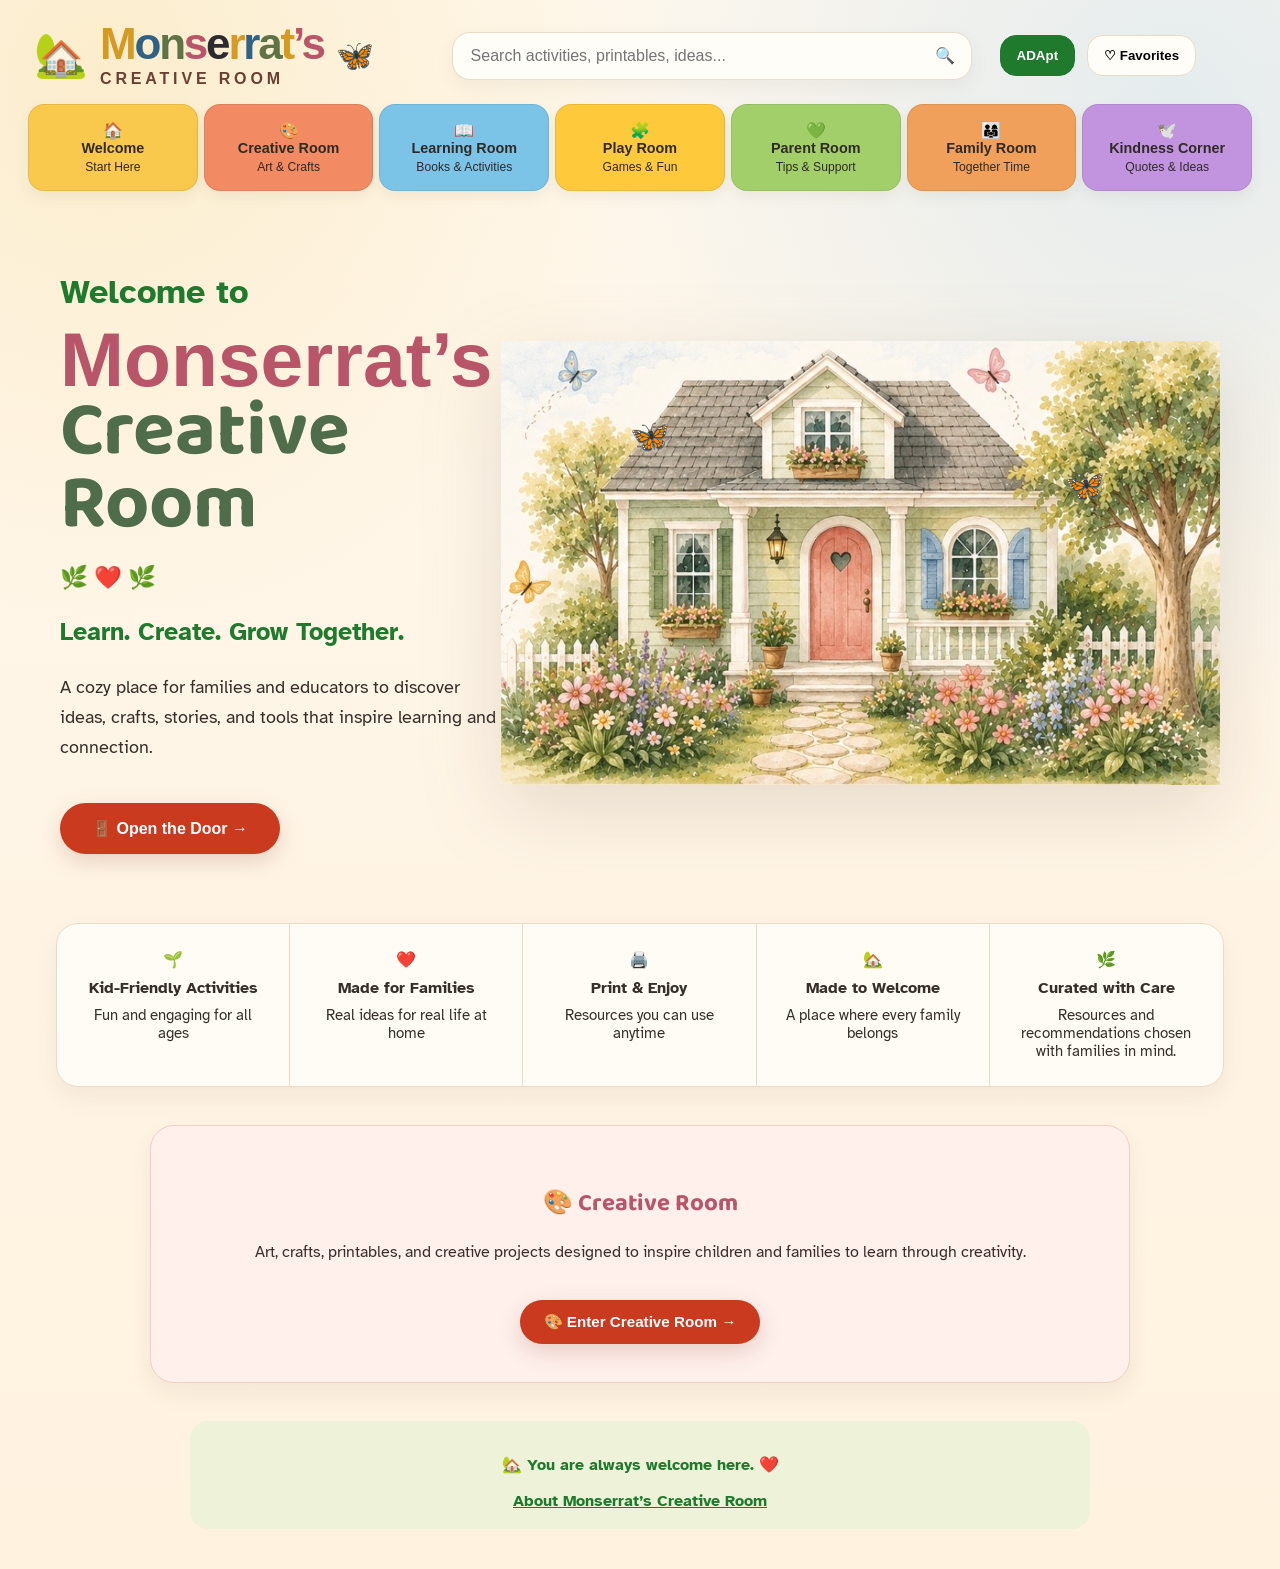
<file: index.html>
<!DOCTYPE html>
<html lang="en">
<head>
  <meta charset="UTF-8" />
  <meta name="viewport" content="width=device-width, initial-scale=1.0" />
  <title>Monserrat's Creative Room</title>
  <link rel="stylesheet" href="style.css" />
</head>
<body>
  <a href="#main-content" class="skip-link">Skip to main content</a>
  <header class="topbar">
    <a class="brand" href="index.html" aria-label="Monserrat's Creative Room home">
      <span class="brand-house" aria-hidden="true">🏡</span>
      <span class="brand-text">
        <span class="brand-name" aria-label="Monserrat’s">
          <span aria-hidden="true">M</span><span aria-hidden="true">o</span><span aria-hidden="true">n</span><span aria-hidden="true">s</span><span aria-hidden="true">e</span><span aria-hidden="true">r</span><span aria-hidden="true">r</span><span aria-hidden="true">a</span><span aria-hidden="true">t</span><span aria-hidden="true">’s</span>
        </span>
        <span class="brand-subtitle">Creative Room</span>
      </span>
      <span class="brand-butterfly" aria-hidden="true">🦋</span>
    </a>
    <label class="search-box">
      <span class="sr-only">Search activities, printables, and ideas</span>
      <input id="siteSearch" type="search" placeholder="Search activities, printables, ideas..." autocomplete="off" />
      <span aria-hidden="true">🔍</span>
    </label>
    <div class="top-actions">
      <button class="adapt-button" type="button" id="adaptOpen" aria-haspopup="dialog" aria-controls="adaptPanel" aria-expanded="false">ADApt</button>
      <button class="favorite-button" type="button" id="favoritesOpen" aria-haspopup="dialog" aria-controls="favoritesPanel" aria-expanded="false">♡ Favorites</button>
    </div>
  </header>
  <nav class="room-nav" aria-label="Main rooms">
    <a class="tab welcome" href="index.html" aria-current="page">🏠 <strong>Welcome</strong><span>Start Here</span></a>
    <a class="tab creative" href="creative-room.html">🎨 <strong>Creative Room</strong><span>Art & Crafts</span></a>
    <a class="tab learning" href="learning-room.html">📖 <strong>Learning Room</strong><span>Books & Activities</span></a>
    <a class="tab play" href="play-room.html">🧩 <strong>Play Room</strong><span>Games & Fun</span></a>
    <a class="tab parent" href="parent-room.html">💚 <strong>Parent Room</strong><span>Tips & Support</span></a>
    <a class="tab family" href="family-room.html">👨‍👩‍👧 <strong>Family Room</strong><span>Together Time</span></a>
    <a class="tab kindness" href="kindness-corner.html">🕊️ <strong>Kindness Corner</strong><span>Quotes & Ideas</span></a>
  </nav>
  <main class="hero" id="main-content">
    <section class="hero-copy">
      <p class="eyebrow">Welcome to</p>
      <h1><span>Monserrat’s</span><span>Creative Room</span></h1>
      <div class="divider" aria-hidden="true">🌿 ❤️ 🌿</div>
      <p class="motto">Learn. Create. Grow Together.</p>
      <p class="intro">A cozy place for families and educators to discover ideas, crafts, stories, and tools that inspire learning and connection.</p>
      <a class="door-button" href="creative-room.html">🚪 Open the Door →</a>
    </section>
    <section class="hero-art" aria-label="Watercolor cottage entrance">
      <span class="butterfly butterfly-one" aria-hidden="true">🦋</span>
      <span class="butterfly butterfly-two" aria-hidden="true">🦋</span>
      <img src="hero-cottage.jpg" alt="Watercolor cottage with a welcoming coral door, trees, flowers, and a garden path" />
    </section>
  </main>
  <section class="features" aria-label="MCR highlights">
    <article>🌱 <strong>Kid-Friendly Activities</strong><span>Fun and engaging for all ages</span></article>
    <article>❤️ <strong>Made for Families</strong><span>Real ideas for real life at home</span></article>
    <article>🖨️ <strong>Print & Enjoy</strong><span>Resources you can use anytime</span></article>
    <article>🏡 <strong>Made to Welcome</strong><span>A place where every family belongs</span></article>
    <article>🌿 <strong>Curated with Care</strong><span>Resources and recommendations chosen with families in mind.</span></article>
  </section>
  <section class="preview-room">
    <h2>🎨 Creative Room</h2>
    <p>Art, crafts, printables, and creative projects designed to inspire children and families to learn through creativity.</p>
    <a class="door-button small" href="creative-room.html">🎨 Enter Creative Room →</a>
  </section>
  <footer class="footer">
    <p>🏡 You are always welcome here. ❤️</p>
    <a href="about.html" style="color: inherit;">About Monserrat’s Creative Room</a>
  </footer>
  <aside class="adapt-panel" id="adaptPanel" aria-hidden="true" role="dialog" aria-modal="true" aria-labelledby="adaptTitle" tabindex="-1">
    <div class="adapt-card">
      <button class="close-adapt" id="adaptClose" type="button" aria-label="Close accessibility settings">×</button>
      <h2 id="adaptTitle">ADApt</h2>
      <p>Customize your experience.</p>
      <button type="button" data-setting="largeText" aria-pressed="false">Larger Text</button>
      <button type="button" data-setting="highContrast" aria-pressed="false">High Contrast</button>
      <button type="button" data-setting="reduceMotion" aria-pressed="false">Reduce Motion</button>
      <button type="button" data-setting="simpleFont" aria-pressed="false">Simple Font</button>
    </div>
  </aside>
  <aside class="adapt-panel" id="favoritesPanel" aria-hidden="true" role="dialog" aria-modal="true" aria-labelledby="favoritesTitle" tabindex="-1">
    <div class="adapt-card">
      <button class="close-adapt" id="favoritesClose" type="button" aria-label="Close favorites">×</button>
      <h2 id="favoritesTitle">♡ Favorites</h2>
      <p>Your saved activities, right where you left them.</p>
      <div id="favoritesPanelBody"></div>
    </div>
  </aside>
  <script src="script.js"></script>
  <script src="search-data.js"></script>
  <script src="favorites.js"></script>
  <script src="search.js"></script>
</body>
</html>
</file>
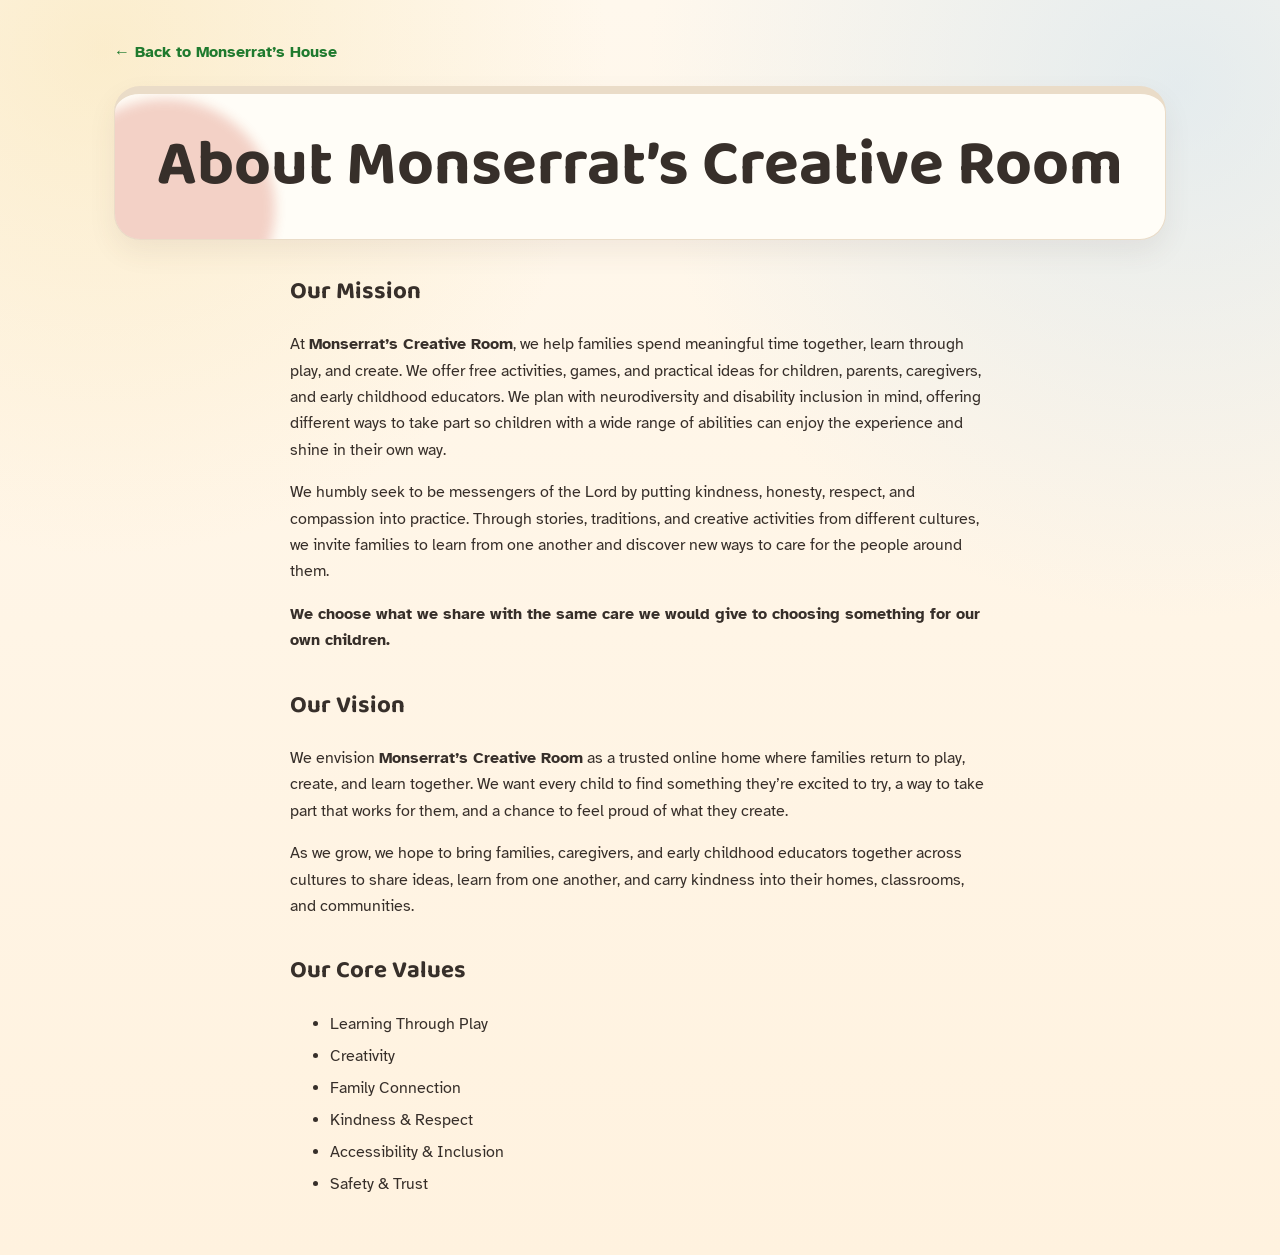
<file: About.html>
<!doctype html>
<html lang="en">
<head>
  <meta charset="utf-8">
  <meta name="viewport" content="width=device-width, initial-scale=1">
  <meta name="description" content="Meet Monserrat’s Creative Room and explore our mission, vision, and core values.">
  <title>About | Monserrat’s Creative Room</title>
  <link rel="stylesheet" href="style.css">
  <style>
    .about-copy { max-width: 70ch; margin: 2rem auto 0; line-height: 1.65; }
    .about-copy section + section { margin-top: 2rem; }
    .about-copy li + li { margin-top: .35rem; }
  </style>
</head>
<body>
  <a class="skip-link" href="#main-content">Skip to main content</a>
  <main class="room-page" id="main-content">
    <a class="back-home" href="index.html">← Back to Monserrat’s House</a>
    <header class="room-hero">
      <h1>About Monserrat’s Creative Room</h1>
    </header>
    <div class="about-copy">
      <section aria-labelledby="mission">
        <h2 id="mission">Our Mission</h2>
        <p>At <strong>Monserrat’s Creative Room</strong>, we help families spend meaningful time together, learn through play, and create. We offer free activities, games, and practical ideas for children, parents, caregivers, and early childhood educators. We plan with neurodiversity and disability inclusion in mind, offering different ways to take part so children with a wide range of abilities can enjoy the experience and shine in their own way.</p>
        <p>We humbly seek to be messengers of the Lord by putting kindness, honesty, respect, and compassion into practice. Through stories, traditions, and creative activities from different cultures, we invite families to learn from one another and discover new ways to care for the people around them.</p>
        <p><strong>We choose what we share with the same care we would give to choosing something for our own children.</strong></p>
      </section>
      <section aria-labelledby="vision">
        <h2 id="vision">Our Vision</h2>
        <p>We envision <strong>Monserrat’s Creative Room</strong> as a trusted online home where families return to play, create, and learn together. We want every child to find something they’re excited to try, a way to take part that works for them, and a chance to feel proud of what they create.</p>
        <p>As we grow, we hope to bring families, caregivers, and early childhood educators together across cultures to share ideas, learn from one another, and carry kindness into their homes, classrooms, and communities.</p>
      </section>
      <section aria-labelledby="core-values">
        <h2 id="core-values">Our Core Values</h2>
        <ul>
          <li>Learning Through Play</li>
          <li>Creativity</li>
          <li>Family Connection</li>
          <li>Kindness &amp; Respect</li>
          <li>Accessibility &amp; Inclusion</li>
          <li>Safety &amp; Trust</li>
        </ul>
      </section>
    </div>
  </main>
</body>
</html>
</file>
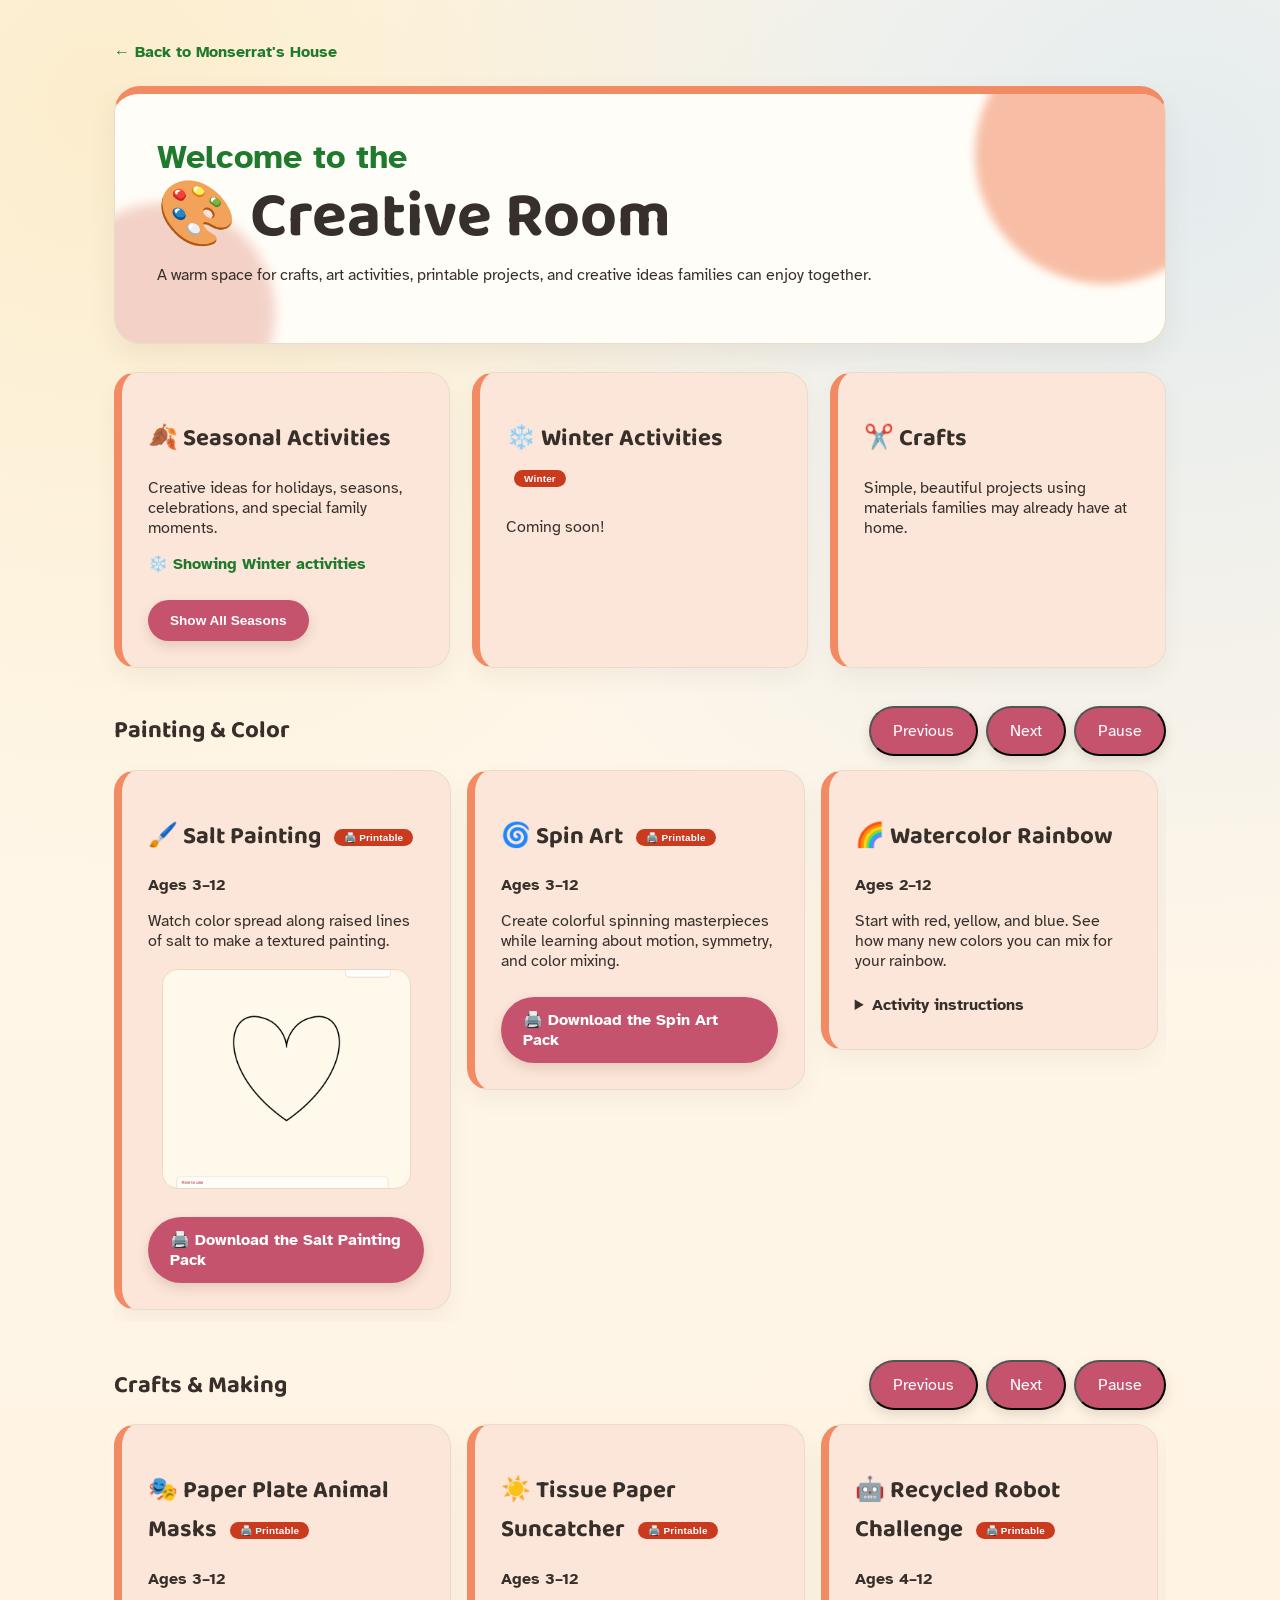
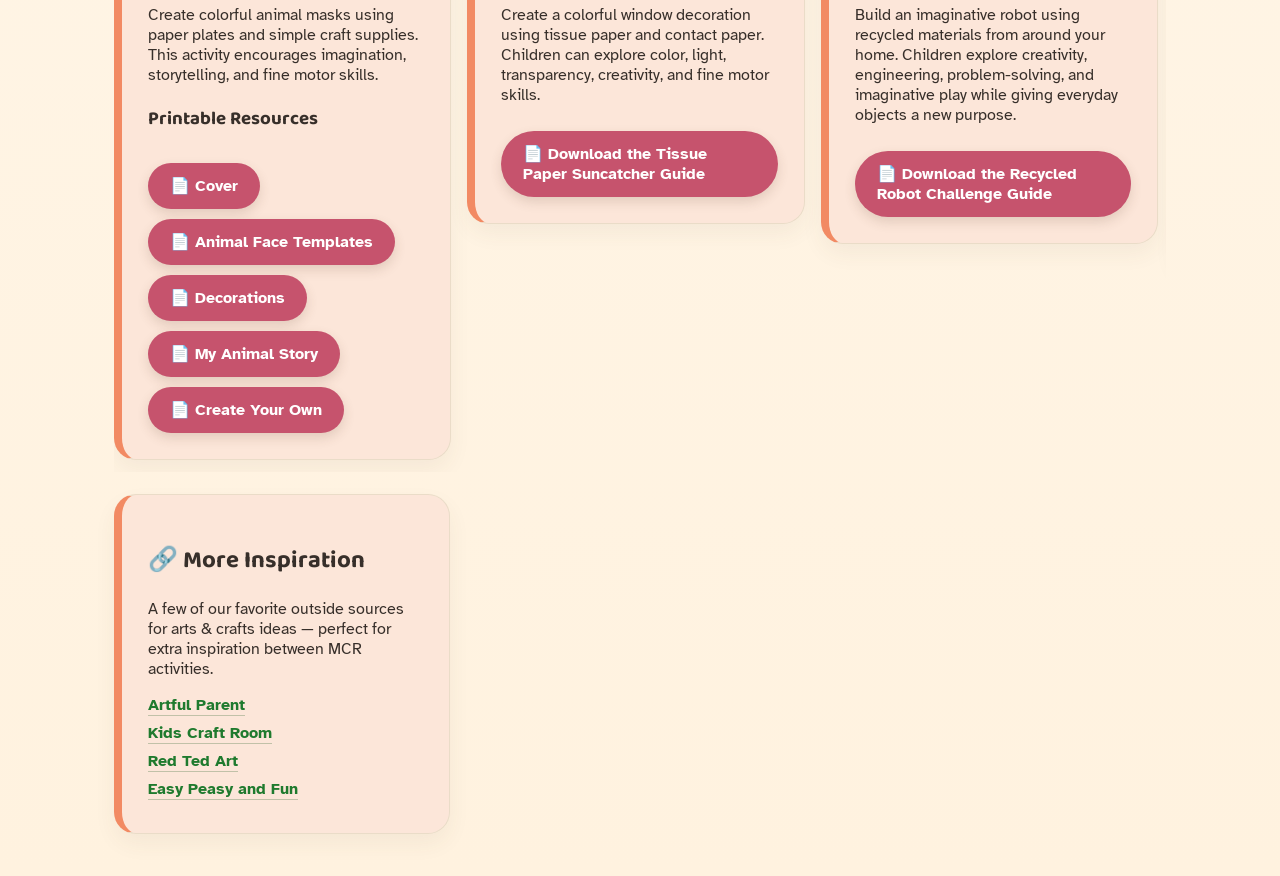
<file: creative-room.html>
<!DOCTYPE html>
<html lang="en">
<head>
  <meta charset="UTF-8" />
  <meta name="viewport" content="width=device-width, initial-scale=1.0" />
  <title>Creative Room | Monserrat's Creative Room</title>
  <link rel="stylesheet" href="style.css" />
  <style>
    .activity-carousel { grid-column: 1 / -1; min-width: 0; }
    .activity-carousel__header { display: flex; flex-wrap: wrap; gap: .75rem 1rem; justify-content: space-between; align-items: center; margin: 1rem 0 .5rem; }
    .activity-carousel__header h2 { margin: 0; }
    .activity-carousel__controls { display: flex; flex-wrap: wrap; gap: .5rem; }
    .activity-carousel__controls button { margin: 0; font: inherit; min-height: 44px; }
    .activity-carousel__track {
      display: grid; grid-auto-flow: column; grid-auto-columns: calc((100% - 2rem) / 3);
      align-items: start; gap: 1rem; overflow-x: auto; overscroll-behavior-inline: contain;
      scroll-snap-type: x mandatory; padding: .375rem .25rem .75rem; min-width: 0;
    }
    .room-grid .activity-carousel__track > article {
      min-width: 0; margin: 0; overflow-wrap: anywhere; scroll-snap-align: start;
      animation: none; transform: none;
    }
    .activity-carousel__track details { margin-top: .85rem; }
    .activity-carousel__track summary { cursor: pointer; font-weight: 600; padding-block: .5rem; }
    .activity-carousel__track img { display: block; max-width: 90%; margin-inline: auto; }
    .activity-carousel :focus-visible { outline: 3px solid currentColor; outline-offset: 2px; }
    @media (hover: hover) and (prefers-reduced-motion: no-preference) {
      body:not(.reduce-motion) .activity-carousel__track img { transition: transform .25s ease; }
      body:not(.reduce-motion) .activity-carousel__track article:hover img { transform: scale(1.08); }
    }
    @media (max-width: 870px) {
      .activity-carousel__track { grid-auto-columns: calc((100% - 1rem) / 2); }
    }
    @media (max-width: 580px) {
      .activity-carousel__track { grid-auto-columns: 92%; }
    }
  </style>
</head>
<body>
<a href="#main-content" class="skip-link">Skip to main content</a>
  <main class="room-page creative-page" id="main-content">
    <a class="back-home" href="index.html">← Back to Monserrat's House</a>
    <section class="room-hero">
      <p class="eyebrow">Welcome to the</p>
      <h1>🎨 Creative Room</h1>
      <p>
        A warm space for crafts, art activities, printable projects, and creative ideas families can enjoy together.
      </p>
    </section>

    <section class="room-grid">

      <article>
        <h2>🍂 Seasonal Activities</h2>
        <p>Creative ideas for holidays, seasons, celebrations, and special family moments.</p>
        <p id="season-label" class="season-label"></p>
        <button id="season-toggle" class="download-btn season-toggle-btn" type="button">Show All Seasons</button>
      </article>

      <article class="season-card" data-season="fall" id="leaf-rubbing-art">
        <h2>🍁 Leaf Rubbing Art <span class="badge">Fall</span></h2>
        <p><strong>Ages 3–12</strong></p>
        <p>
          Collect a few fallen leaves on a walk, place them under a sheet of
          paper, and rub a crayon sideways across the surface to reveal each
          leaf's veins and shape. A simple way to explore texture, patterns,
          and the outdoors together.
        </p>
      </article>

      <article class="season-card" data-season="fall" id="pumpkin-patch-counting">
        <h2>🎃 Pumpkin Patch Counting <span class="badge">Fall</span></h2>
        <p><strong>Ages 3–5</strong></p>
        <p>
          Using mini pumpkins (real or drawn), practice counting, sorting by
          size, or simple addition — "if we have 3 big pumpkins and 2 small
          ones, how many altogether?" A hands-on way to mix seasonal fun with
          early math.
        </p>
      </article>

      <article class="season-card" data-season="winter" style="display:none;">
        <h2>❄️ Winter Activities <span class="badge">Winter</span></h2>
        <p>Coming soon!</p>
      </article>

      <article class="season-card" data-season="spring" style="display:none;">
        <h2>🌱 Spring Activities <span class="badge">Spring</span></h2>
        <p>Coming soon!</p>
      </article>

      <article class="season-card" data-season="summer" style="display:none;">
        <h2>☀️ Summer Activities <span class="badge">Summer</span></h2>
        <p>Coming soon!</p>
      </article>

      <article>
        <h2>✂️ Crafts</h2>
        <p>Simple, beautiful projects using materials families may already have at home.</p>
      </article>

      <article id="salt-painting">
        <h2>🖌️ Salt Painting <span class="badge">🖨️ Printable</span></h2>
        <p><strong>Ages 3–12</strong></p>
        <p>Watch color spread along raised lines of salt to make a textured painting.</p>
        <img
          class="printable-preview"
          src="./printables/creative-room/salt-painting/MCR_Salt_Painting_Pack_Preview.png"
          alt="Preview of the Salt Painting printable pack"
        >
        <a
          class="download-btn"
          href="/printables/creative-room/salt-painting/MCR_Salt_Painting_Pack_Complete.pdf"
          download>
          🖨️ Download the Salt Painting Pack
        </a>
      </article>

      <article id="spin-art">
        <h2>🌀 Spin Art <span class="badge">🖨️ Printable</span></h2>
        <p><strong>Ages 3–12</strong></p>
        <p>
          Create colorful spinning masterpieces while learning about motion,
          symmetry, and color mixing.
        </p>
        <a
          class="download-btn"
          href="/printables/creative-room/Spin-art/Activity_10_Spin_Art_Pack.pdf"
          download>
          🖨️ Download the Spin Art Pack
        </a>
      </article>

      <article id="paper-plate-animal-masks">
        <h2>🎭 Paper Plate Animal Masks <span class="badge">🖨️ Printable</span></h2>
        <p><strong>Ages 3–12</strong></p>
        <p>
          Create colorful animal masks using paper plates and simple craft supplies.
          This activity encourages imagination, storytelling, and fine motor skills.
        </p>
        <h3>Printable Resources</h3>
        <a class="download-btn"
          href="printables/creative-room/paper-plate-animal-masks/Activity_13_Cover.pdf"
          download>
          📄 Cover
        </a>
        <a class="download-btn"
          href="printables/creative-room/paper-plate-animal-masks/Activity_13_Animal_Face_Templates.pdf"
          download>
          📄 Animal Face Templates
        </a>
        <a class="download-btn"
          href="printables/creative-room/paper-plate-animal-masks/Activity_13_Decorations.pdf"
          download>
          📄 Decorations
        </a>
        <a class="download-btn"
          href="printables/creative-room/paper-plate-animal-masks/Activity_13_My_animal_Story.pdf"
          download>
          📄 My Animal Story
        </a>
        <a class="download-btn"
          href="printables/creative-room/paper-plate-animal-masks/Activity_13_Create_Your_Own.pdf"
          download>
          📄 Create Your Own
        </a>
      </article>

      <article id="tissue-paper-suncatcher">
        <h2>☀️ Tissue Paper Suncatcher <span class="badge">🖨️ Printable</span></h2>
        <p><strong>Ages 3–12</strong></p>
        <p>
          Create a colorful window decoration using tissue paper and contact paper.
          Children can explore color, light, transparency, creativity, and fine motor skills.
        </p>
        <a
          class="download-btn"
          href="printables/creative-room/tissue-paper-suncatcher/Tissue_Paper_Suncatcher.pdf"
          download>
          📄 Download the Tissue Paper Suncatcher Guide
        </a>
      </article>

      <article id="recycled-robot-challenge">
        <h2>🤖 Recycled Robot Challenge <span class="badge">🖨️ Printable</span></h2>
        <p><strong>Ages 4–12</strong></p>
        <p>
          Build an imaginative robot using recycled materials from around your home.
          Children explore creativity, engineering, problem-solving, and imaginative play while giving everyday objects a new purpose.
        </p>
        <a
          class="download-btn"
          href="printables/creative-room/Recycled-Robot-Challenge/Recycled_Robot_Challenge.pdf"
          download>
          📄 Download the Recycled Robot Challenge Guide
        </a>
      </article>

      <article id="shadow-puppet-theater">
        <h2>Shadow Puppet Theater <span class="badge">🖨️ Printable</span></h2>
        <p><strong>Ages 5–12</strong></p>
        <p>Make paper puppets and bring a story to life with light and shadows.</p>
        <div>
          <a class="download-btn" href="/printables/creative-room/Shadow-puppet-theater/MCR_Shadow_Puppet_Cutouts.pdf" download>Download Puppet Cutouts</a>
          <a class="download-btn" href="/printables/creative-room/Shadow-puppet-theater/MCR_Shadow_Puppet_Instructions.pdf" download>Download Theater Instructions</a>
        </div>
        <h3>What you’ll need</h3>
        <p>Printed puppet cutouts, scissors, tape, craft sticks, a flashlight, and a light-colored wall.</p>
        <h3>How to play</h3>
        <ol>
          <li>Cut out the puppets with grown-up help and tape each one to a craft stick.</li>
          <li>Point the flashlight at the wall and hold a puppet between the light and the wall.</li>
          <li>Move the puppet closer to and farther from the light. Watch how its shadow changes.</li>
          <li>Take turns moving the puppets and telling a short story.</li>
        </ol>
        <h3>Make it work for your child</h3>
        <p>Offer pre-cut puppets or thicker handles. Your child can choose a character, make sound effects, move a puppet, or tell the story.</p>
      </article>

  <article id="watercolor-rainbow">
  <h2>🌈 Watercolor Rainbow</h2>
        <p><strong>Ages 2–12</strong></p>
  <p>Start with red, yellow, and blue. See how many new colors you can mix for your rainbow.</p>

  <h3>What you’ll need</h3>
  <p>Red, yellow, and blue watercolors, a brush or sponge, watercolor paper, and a cup of water.</p>

  <h3>How to play</h3>
  <ol>
    <li>Paint a small patch of red, yellow, and blue on a corner of the paper.</li>
    <li>Mix red and yellow to make orange, yellow and blue to make green, and blue and red to make purple.</li>
    <li>Use your six colors to paint a rainbow.</li>
  </ol>

  <h3>Make it work for your child</h3>
  <p>Start with just two colors and mix one new shade together. Offer a sponge or a thick-handled brush, and say the color names aloud as you mix.</p>
</article>
      <article id="fruit-stamping">
  <h2>🍎 Fruit Stamping</h2>
        <p><strong>Ages 2–5</strong></p>
  <p>What shape does an apple leave on paper? Try stamping with fruit to make prints and patterns.</p>

  <h3>What you’ll need</h3>
  <p>An apple or pear, washable paint, a paper plate, and paper. Have a grown-up cut the fruit in half.</p>

  <h3>How to play</h3>
  <ol>
    <li>Pour a little paint onto the plate.</li>
    <li>Dip the cut side of the fruit into the paint and press it onto the paper.</li>
    <li>Lift the fruit to see your print. Try making a row of prints or alternating two colors.</li>
  </ol>

  <h3>Make it work for your child</h3>
  <p>Start with one color and tape the paper to the table if it slides. Your child can stamp with you or point to where they want the next print to go.</p>
</article>

<article id="nature-collage">
  <h2>🍃 Nature Collage</h2>
        <p><strong>Ages 2–8</strong></p>
  <p>Turn leaves and other finds from a nature walk into a picture.</p>

  <h3>What you’ll need</h3>
  <p>Fallen leaves, petals, or small twigs, plus construction paper, glue, and markers.</p>

  <h3>How to play</h3>
  <ol>
    <li>Take a walk together and collect a few fallen leaves or other natural materials.</li>
    <li>Move your finds around on the paper until you like how they look.</li>
    <li>Glue them down and draw around them to finish your picture.</li>
  </ol>

  <h3>Make it work for your child</h3>
  <p>Offer two large leaves to choose from, or draw a path they can fill with leaves. Your child can point to where each piece goes while you handle the glue.</p>

  <h3>Monserrat’s tip</h3>
  <p>Try painting a background first. When it dries, add your leaves to make a garden or a forest.</p>
</article>

<article id="watercolor-resist-art">
  <h2>🖍️ Watercolor Resist Art</h2>
        <p><strong>Ages 2–8</strong></p>
  <p>Draw with a white crayon, then paint over the paper to reveal your hidden picture.</p>

  <h3>What you’ll need</h3>
  <p>A white crayon, watercolor paper, watercolor paint, a brush, and a cup of water.</p>

  <h3>How to play</h3>
  <ol>
    <li>Press a white crayon firmly against the paper to draw a shape or write a secret message.</li>
    <li>Dip the brush into a color and paint across the drawing.</li>
    <li>Watch the white marks appear as the paint covers the paper around them.</li>
  </ol>

  <h3>Make it work for your child</h3>
  <p>Offer a thick crayon, tape the paper to the table, or draw a shape for your child to reveal. They can choose the paint color by pointing or telling you.</p>

  <h3>Monserrat’s tip</h3>
  <p>Make a secret picture for someone else to reveal.</p>
</article>

<article id="colorful-watercolor-silhouette">
  <h2>🎨 Colorful Watercolor Silhouette</h2>
        <p><strong>Ages 2–5</strong></p>
  <p>Make a dark paper shape stand out against a bright watercolor background.</p>

  <h3>What you’ll need</h3>
  <p>Black construction paper, watercolor paper, watercolors, a brush, a cup of water, a pencil, scissors, and glue.</p>

  <h3>How to play</h3>
  <ol>
    <li>Draw a large shape on black paper, such as a cat, a leaf, or a house.</li>
    <li>Ask a grown-up to help cut it out, then glue it onto watercolor paper.</li>
    <li>Paint around the shape. Try a light color next to the dark edge and see how it stands out.</li>
  </ol>

  <h3>Make it work for your child</h3>
  <p>Offer two large, pre-cut shapes to choose from. Your child can point to where the shape goes, then paint with a sponge or a thick-handled brush.</p>

  <h3>Monserrat’s tip</h3>
  <p>Repeat the same shape across the page and paint a different color around each one.</p>
</article>
<article id="bubble-painting">
  <h2>🫧 Bubble Painting</h2>
        <p><strong>Ages 2–12</strong></p>
  <p>Catch colorful bubbles on paper and see what patterns they leave behind.</p>

  <h3>What you’ll need</h3>
  <p>Bubble solution, washable paint, shallow cups, a bubble wand, white cardstock, and a towel to cover the table.</p>

  <h3>How to play</h3>
  <ol>
    <li>Have a grown-up mix a little washable paint into a shallow cup of bubble solution.</li>
    <li>Ask the grown-up to blow bubbles toward the paper with the wand.</li>
    <li>Watch for rings where the bubbles pop. Try a second color and let the picture dry.</li>
  </ol>

  <h3>Make it work for your child</h3>
  <p>Let your child choose the colors, hold the paper flat, or watch the bubbles pop. Start with one color and a few bubbles at a time.</p>

  <h3>Monserrat’s tip</h3>
    <p>When the prints are dry, draw stems under the rings to turn them into a bubble garden.</p>
</article>

<article id="marble-painting">
  <h2>🎨 Marble Painting</h2>
        <p><strong>Ages 2–12</strong></p>
  <p>Tilt a box and watch a rolling ball leave colorful trails.</p>

  <h3>What you’ll need</h3>
  <p>A shallow cardboard box, paper, tape, washable paint, and a smooth, age-appropriate ball or a marble.</p>

  <h3>How to play</h3>
  <ol>
    <li>Tape a sheet of paper inside the box.</li>
    <li>Dip the ball in a little paint and place it on the paper.</li>
    <li>Hold both sides of the box and tilt it gently to roll the ball.</li>
    <li>Try another color and see where the trails cross.</li>
  </ol>

  <h3>Make it work for your child</h3>
  <p>Start with one color. Hold the box together, or let your child point to which side to lift. For children under 3 or children who put objects in their mouths, use a large, age-appropriate ball and keep marbles and small balls out of reach.</p>

  <h3>Monserrat’s tip</h3>
  <p>Look at your finished trails. Do they remind you of rivers, roads, or something else?</p>
</article>

  <article id="finger-painting-fun">
<h2>Finger Painting Fun</h2>
  <p><strong>Ages 2–12</strong></p>
  <p>Use your hands to make colorful shapes, patterns, and pictures.</p>

  <h3>What you’ll need</h3>
  <p>Non-toxic, washable finger paints, thick paper, a shallow tray,
    a table cover, and a damp cloth.</p>

  <h3>How to play</h3>
  <ol>
    <li>Cover the table and pour a little paint onto the tray.</li>
    <li>Use your fingers or palms to make dots, lines, and shapes.</li>
    <li>Try mixing two colors. What new color do you see?</li>
    <li>Let your picture dry and wash your hands.</li>
  </ol>

  <h3>Make it work for your child</h3>
  <p>Start with two colors. Offer a sponge or brush if your child
    prefers to keep paint off their hands. They can also choose the
    colors and tell you where to paint.</p>
</article>
<article id="ice-painting">
  <h2>Ice Painting</h2>
  <p><strong>Ages 2–12</strong></p>
  <p>Slide colorful ice across paper and see the trails it leaves as it melts.</p>

  <h3>What you’ll need</h3>
  <p>An ice cube tray, water, food coloring, craft sticks, thick white paper,
    and a shallow tray or towel to catch drips.</p>

  <h3>How to play</h3>
  <ol>
    <li>Have a grown-up mix a little food coloring into water and pour it
      into the ice cube tray.</li>
    <li>Add a craft stick to each cube for a handle, then freeze.</li>
    <li>With a grown-up nearby, hold a stick and glide the colored ice
      across the paper. Keep the cubes and sticks out of mouths.</li>
    <li>Try a second color and see what happens where the trails meet.</li>
  </ol>

  <h3>Make it work for your child</h3>
  <p>Tape the paper down so it stays put. If your child prefers to avoid
    the cold, they can choose a color and point to where they want you
    to move the ice.</p>
</article>

<article id="cardboard-guitar">
  <h2>Cardboard Guitar</h2>
  <p><strong>Ages 3–10</strong></p>
  <p>Turn an empty tissue box into a guitar and listen to the sounds
    different rubber bands make.</p>

  <h3>What you’ll need</h3>
  <p>An empty tissue box, a cardboard paper towel tube, rubber bands
    of different thicknesses, tape, and markers or crayons.</p>

  <h3>How to play</h3>
  <ol>
    <li>Have a grown-up remove the plastic film from the tissue box opening.</li>
    <li>Decorate the box and tape the cardboard tube to one end as the neck.</li>
    <li>Have a grown-up stretch the rubber bands around the box so they
      cross the opening.</li>
    <li>Pluck each band gently and listen. Which sounds higher or lower?</li>
  </ol>

  <h3>Make it work for your child</h3>
  <p>Start with two bands. Hold the box steady while your child plucks,
    or let them pick a band for you to play. They can also rest a hand
    on the side of the box to feel it vibrate.</p>

  <p><strong>Grown-up help</strong> — Keep loose rubber bands away from
    children who put objects in their mouths.</p>
</article>

<article id="tissue-paper-pom-poms">
  <h2>Tissue Paper Pom-Poms</h2>
  <p><strong>Ages 5–8 and up</strong></p>
  <p>Fold and fluff layers of tissue paper to make a colorful decoration.</p>

  <h3>What you’ll need</h3>
  <p>8–10 sheets of tissue paper, a pipe cleaner, scissors,
    and string if you want to hang the pom-pom.</p>

  <h3>How to play</h3>
  <ol>
    <li>Stack the tissue paper sheets and line up the edges.</li>
    <li>Fold the stack back and forth like an accordion.</li>
    <li>Have a grown-up secure the center with a pipe cleaner
      and trim the ends into rounded shapes.</li>
    <li>Fan out both sides and gently lift one layer at a time
      until the pom-pom looks full.</li>
    <li>If you want to hang it, ask a grown-up to attach the string
      and hang it out of children’s reach.</li>
  </ol>

  <h3>Make it work for your child</h3>
  <p>Try alternating two contrasting colors so the layers are easier
    to see. A grown-up can start the folds or separate the first layer.
    Your child can choose the colors, hold the stack, or fluff the paper.</p>
</article>

<article id="sliding-bead-fidget-bracelet">
  <h2>Sliding-Bead Fidget Bracelet</h2>
  <p><strong>Ages 3–12</strong></p>
  <p>Make a bracelet with a paper bead that slides back and forth.</p>
  <h3>What you’ll need</h3>
  <p>Cardstock, a wide strip of soft fabric, tape, and markers.</p>
  <h3>How to play</h3>
  <ol>
    <li>Have a grown-up roll the cardstock into a wide tube and tape it closed to make one large paper bead.</li>
    <li>Thread the fabric strip through the bead and slide it from one end to the other.</li>
    <li>Try it around your wrist with grown-up help, or lay it flat on the table and slide the bead there.</li>
  </ol>
  <h3>Make it work for your child</h3>
  <p>Use a wider strip or hold one end steady while your child slides the bead. They can also choose the colors and decorate the paper.</p>
</article>

<article id="nature-weaving">
  <h2>Nature Weaving</h2>
  <p><strong>Ages 3–12</strong></p>
  <p>Weave leaves and other flat nature finds through a simple cardboard loom.</p>
  <h3>What you’ll need</h3>
  <p>Cardboard, wide paper strips, tape, and flat leaves.</p>
  <h3>How to play</h3>
  <ol>
    <li>Tape the ends of several paper strips across the cardboard, leaving space underneath each one.</li>
    <li>Slide a leaf over one strip and under the next.</li>
    <li>Add another leaf or paper strip and try starting in the opposite direction.</li>
  </ol>
  <h3>Make it work for your child</h3>
  <p>Use fewer, wider strips and start the first weave together. Your child can choose and place the leaves while you help with the weaving.</p>
</article>

<article id="ripped-paper-collage">
  <h2>Ripped Paper Collage</h2>
  <p><strong>Ages 2–12</strong></p>
  <p>Tear colorful paper and arrange the pieces into a picture.</p>
  <h3>What you’ll need</h3>
  <p>Colored paper, cardstock, and a glue stick.</p>
  <h3>How to play</h3>
  <ol>
    <li>Tear colored paper into pieces of different shapes and sizes.</li>
    <li>Move the pieces around on the cardstock until you like the picture.</li>
    <li>Glue the pieces down, starting with the biggest ones.</li>
  </ol>
  <h3>Make it work for your child</h3>
  <p>Start each tear for your child or offer pre-torn pieces. Try two contrasting colors so the shapes stand out.</p>
</article>

<article id="color-by-number">
  <h2>Color by Number</h2>
  <p><strong>Ages 3–12</strong></p>
  <p>Use a simple color key to fill in a picture one section at a time.</p>
  <h3>What you’ll need</h3>
  <p>Paper, a pencil or marker, and crayons or colored pencils.</p>
  <h3>How to play</h3>
  <ol>
    <li>Draw a picture with a few large sections, such as a flower or kite.</li>
    <li>Write a number in each section and make a key that matches each number to a color.</li>
    <li>Find the sections with the same number and color them using the key.</li>
  </ol>
  <h3>Make it work for your child</h3>
  <p>Start with two colors and mark each number in the key with a swatch. Say the numbers and colors aloud or point to them together.</p>
</article>

<article id="diamond-art">
  <h2>Diamond Art</h2>
  <p><strong>Ages 6–8</strong></p>
  <p>Make a mosaic with colorful paper diamonds.</p>
  <h3>What you’ll need</h3>
  <p>Cardstock, colored paper, scissors, and a glue stick.</p>
  <h3>How to play</h3>
  <ol>
    <li>Draw a simple outline on cardstock, such as a star or heart.</li>
    <li>Ask a grown-up to help cut colorful paper into diamond shapes.</li>
    <li>Arrange the diamonds inside the outline and glue them in place.</li>
  </ol>
  <h3>Make it work for your child</h3>
  <p>Use large, pre-cut diamonds on a high-contrast background. Your child can point to where each piece should go.</p>
</article>

<article id="clothespin-painting-and-transfers">
  <h2>Clothespin Painting &amp; Transfers</h2>
  <p><strong>Ages 3–5</strong></p>
  <p>Pick up sponge pieces with a clothespin and use them to stamp paint.</p>
  <h3>What you’ll need</h3>
  <p>A large clothespin, sponge pieces, washable paint, paper, and two shallow trays.</p>
  <h3>How to play</h3>
  <ol>
    <li>Set sponge pieces in one tray and use the clothespin to move them to the other.</li>
    <li>Hold a sponge piece with the clothespin, dip it in paint, and press it onto paper.</li>
    <li>Try another color and see which shapes or patterns you can make.</li>
  </ol>
  <h3>Make it work for your child</h3>
  <p>Try a clothespin that opens easily, or let your child hold a larger sponge directly. You can steady the tray while they move the pieces.</p>
</article>

<article id="homemade-puzzles">
  <h2>Homemade Puzzles</h2>
  <p><strong>Ages 3–5</strong></p>
  <p>Turn a favorite drawing into a puzzle with a few big pieces.</p>
  <h3>What you’ll need</h3>
  <p>A drawing or printed picture, cardboard, a glue stick, and scissors.</p>
  <h3>How to play</h3>
  <ol>
    <li>Glue the picture to cardboard and let it dry.</li>
    <li>Have a grown-up cut it into two to four large pieces.</li>
    <li>Mix up the pieces and put the picture back together.</li>
  </ol>
  <h3>Make it work for your child</h3>
  <p>Start with two pieces and keep a copy of the whole picture nearby. Offer a plain background so the puzzle edges are easier to see.</p>
</article>

<article>
  <h2>🔗 More Inspiration</h2>
  <p>A few of our favorite outside sources for arts &amp; crafts ideas — perfect for extra inspiration between MCR activities.</p>
  <ul class="link-list">
    <li><a href="https://artfulparent.com" target="_blank" rel="noopener">Artful Parent</a></li>
    <li><a href="https://kidscraftroom.com" target="_blank" rel="noopener">Kids Craft Room</a></li>
    <li><a href="https://www.redtedart.com" target="_blank" rel="noopener">Red Ted Art</a></li>
    <li><a href="https://www.easypeasyandfun.com" target="_blank" rel="noopener">Easy Peasy and Fun</a></li>
  </ul>
</article>

    </section>

    <script>
      (function () {
        var month = new Date().getMonth();
        var season;
        if (month >= 8 && month <= 10) season = "fall";
        else if (month === 11 || month <= 1) season = "winter";
        else if (month >= 2 && month <= 4) season = "spring";
        else season = "summer";

        var labels = {
          fall: "🍂 Showing Fall activities",
          winter: "❄️ Showing Winter activities",
          spring: "🌱 Showing Spring activities",
          summer: "☀️ Showing Summer activities"
        };

        var cards = document.querySelectorAll(".season-card");
        var label = document.getElementById("season-label");
        var toggleBtn = document.getElementById("season-toggle");
        var linkedCard = document.getElementById(window.location.hash.slice(1));
        var showingAll = Boolean(linkedCard && linkedCard.classList.contains("season-card") &&
          linkedCard.getAttribute("data-season") !== season);

        function applyFilter() {
          cards.forEach(function (card) {
            var matches = card.getAttribute("data-season") === season;
            card.style.display = (showingAll || matches) ? "" : "none";
          });
          label.textContent = showingAll ? "Showing all seasons" : labels[season];
          toggleBtn.textContent = showingAll ? "Show Current Season Only" : "Show All Seasons";
        }

        toggleBtn.addEventListener("click", function () {
          showingAll = !showingAll;
          applyFilter();
        });

        applyFilter();
        if (showingAll && linkedCard) linkedCard.scrollIntoView();
      })();
    </script>

    <script>
      (() => {
        const grid = document.querySelector(".creative-page .room-grid");
        const painting = new Set([
          "salt-painting", "spin-art", "watercolor-rainbow", "fruit-stamping",
          "watercolor-resist-art", "colorful-watercolor-silhouette", "bubble-painting",
          "marble-painting", "finger-painting-fun", "ice-painting", "color-by-number",
          "clothespin-painting-and-transfers"
        ]);
        const motion = window.matchMedia("(prefers-reduced-motion: reduce)");
        const reducedMotion = () => {
          if (motion.matches || document.body.classList.contains("reduce-motion")) return true;
          try {
            return JSON.parse(localStorage.getItem("mcr-adapt-settings") || "{}").reduceMotion === true;
          } catch {
            return false;
          }
        };
        if (reducedMotion()) document.body.classList.add("reduce-motion");

        const cards = [...grid.querySelectorAll(":scope > article[id]:not(.season-card)")];
        const groups = [
          ["painting-and-color", "Painting & Color", cards.filter(card => painting.has(card.id))],
          ["crafts-and-making", "Crafts & Making", cards.filter(card => !painting.has(card.id))]
        ];
        const insertionPoint = cards[0];

        for (const [id, title, group] of groups) {
          if (!group.length) continue;
          const carousel = document.createElement("section");
          carousel.className = "activity-carousel";
          carousel.setAttribute("aria-labelledby", id + "-heading");
          carousel.innerHTML = `
            <div class="activity-carousel__header">
              <h2 id="${id}-heading"></h2>
              <div class="activity-carousel__controls">
                <button class="download-btn" type="button" data-previous>Previous</button>
                <button class="download-btn" type="button" data-next>Next</button>
                <button class="download-btn" type="button" data-playback>Pause</button>
              </div>
            </div>
            <div class="activity-carousel__track" id="${id}-cards" role="group" tabindex="0"
              aria-labelledby="${id}-heading"></div>`;
          carousel.querySelector("h2").textContent = title;
          const track = carousel.querySelector(".activity-carousel__track");
          const playback = carousel.querySelector("[data-playback]");
          for (const [selector, label] of [["[data-previous]", "Previous"], ["[data-next]", "Next"]]) {
            const button = carousel.querySelector(selector);
            button.setAttribute("aria-label", label + " activity in " + title);
            button.setAttribute("aria-controls", track.id);
          }
          playback.setAttribute("aria-controls", track.id);
          // Insert both rows in their intended order before moving the original cards.
          grid.insertBefore(carousel, insertionPoint?.parentElement === grid ? insertionPoint : grid.lastElementChild);
          for (const card of group) {
            const materials = [...card.children].find(child =>
              child.tagName === "H3" && child.textContent.trim() === "What you’ll need");
            if (materials) {
              const details = document.createElement("details");
              const summary = document.createElement("summary");
              summary.textContent = "Activity instructions";
              const content = [materials];
              for (let item = materials.nextElementSibling; item; item = item.nextElementSibling) {
                content.push(item);
              }
              details.append(summary, ...content);
              card.append(details);
            }
            track.append(card);
          }

          let paused = false;
          let hovering = false;
          let interacting = false;
          let lastInteraction = 0;

          function move(direction, instant = false) {
            const max = track.scrollWidth - track.clientWidth;
            if (max <= 1) return;
            const current = track.scrollLeft;
            const rect = track.getBoundingClientRect();
            const start = group[0].getBoundingClientRect().left;
            const positions = [...new Set(group.map(card =>
              Math.min(max, Math.round(card.getBoundingClientRect().left - start))))];
            const next = direction > 0
              ? positions.find(position => position > current + 2) ?? 0
              : positions.slice().reverse().find(position => position < current - 2) ?? max;
            const wraps = direction > 0 ? current >= max - 2 : current <= 2;
            track.scrollTo({
              left: next,
              behavior: instant || wraps || reducedMotion() || !rect.width ? "instant" : "smooth"
            });
          }
          function updatePlayback() {
            const reduced = reducedMotion();
            playback.disabled = reduced;
            playback.textContent = reduced ? "Motion off" : paused ? "Play" : "Pause";
            playback.setAttribute("aria-label", playback.textContent + " automatic scrolling in " + title);
          }
          function manualMove(direction) {
            lastInteraction = Date.now();
            move(direction);
          }
          carousel.querySelector("[data-previous]").addEventListener("click", () => manualMove(-1));
          carousel.querySelector("[data-next]").addEventListener("click", () => manualMove(1));
          playback.addEventListener("click", () => {
            paused = !paused;
            updatePlayback();
          });
          carousel.addEventListener("pointerenter", event => { if (event.pointerType === "mouse") hovering = true; });
          carousel.addEventListener("pointerleave", () => { hovering = false; });
          track.addEventListener("pointerdown", () => { interacting = true; });
          const endInteraction = () => { interacting = false; lastInteraction = Date.now(); };
          window.addEventListener("pointerup", () => { if (interacting) endInteraction(); });
          window.addEventListener("pointercancel", () => { if (interacting) endInteraction(); });
          track.addEventListener("keydown", event => {
            if (event.target !== track || !["ArrowLeft", "ArrowRight"].includes(event.key)) return;
            event.preventDefault();
            manualMove(event.key === "ArrowLeft" ? -1 : 1);
          });

          function revealLinkedCard() {
            const target = group.find(card => "#" + card.id === location.hash);
            if (!target) return;
            paused = true;
            updatePlayback();
            const details = target.querySelector("details");
            if (details) details.open = true;
            requestAnimationFrame(() => target.scrollIntoView({ block: "start", inline: "nearest", behavior: "instant" }));
          }
          window.addEventListener("hashchange", revealLinkedCard);
          motion.addEventListener("change", () => {
            document.body.classList.remove("reduce-motion");
            document.body.classList.toggle("reduce-motion", reducedMotion());
            updatePlayback();
          });
          window.setInterval(() => {
            const rect = track.getBoundingClientRect();
            if (paused || reducedMotion() || document.hidden || hovering || interacting ||
                carousel.contains(document.activeElement) || track.querySelector("details[open]") ||
                Date.now() - lastInteraction < 7000 || rect.bottom <= 0 || rect.top >= window.innerHeight) return;
            move(1);
          }, 7500);
          updatePlayback();
          revealLinkedCard();
        }
      })();
    </script>

  </main>
</body>
</html>
</file>
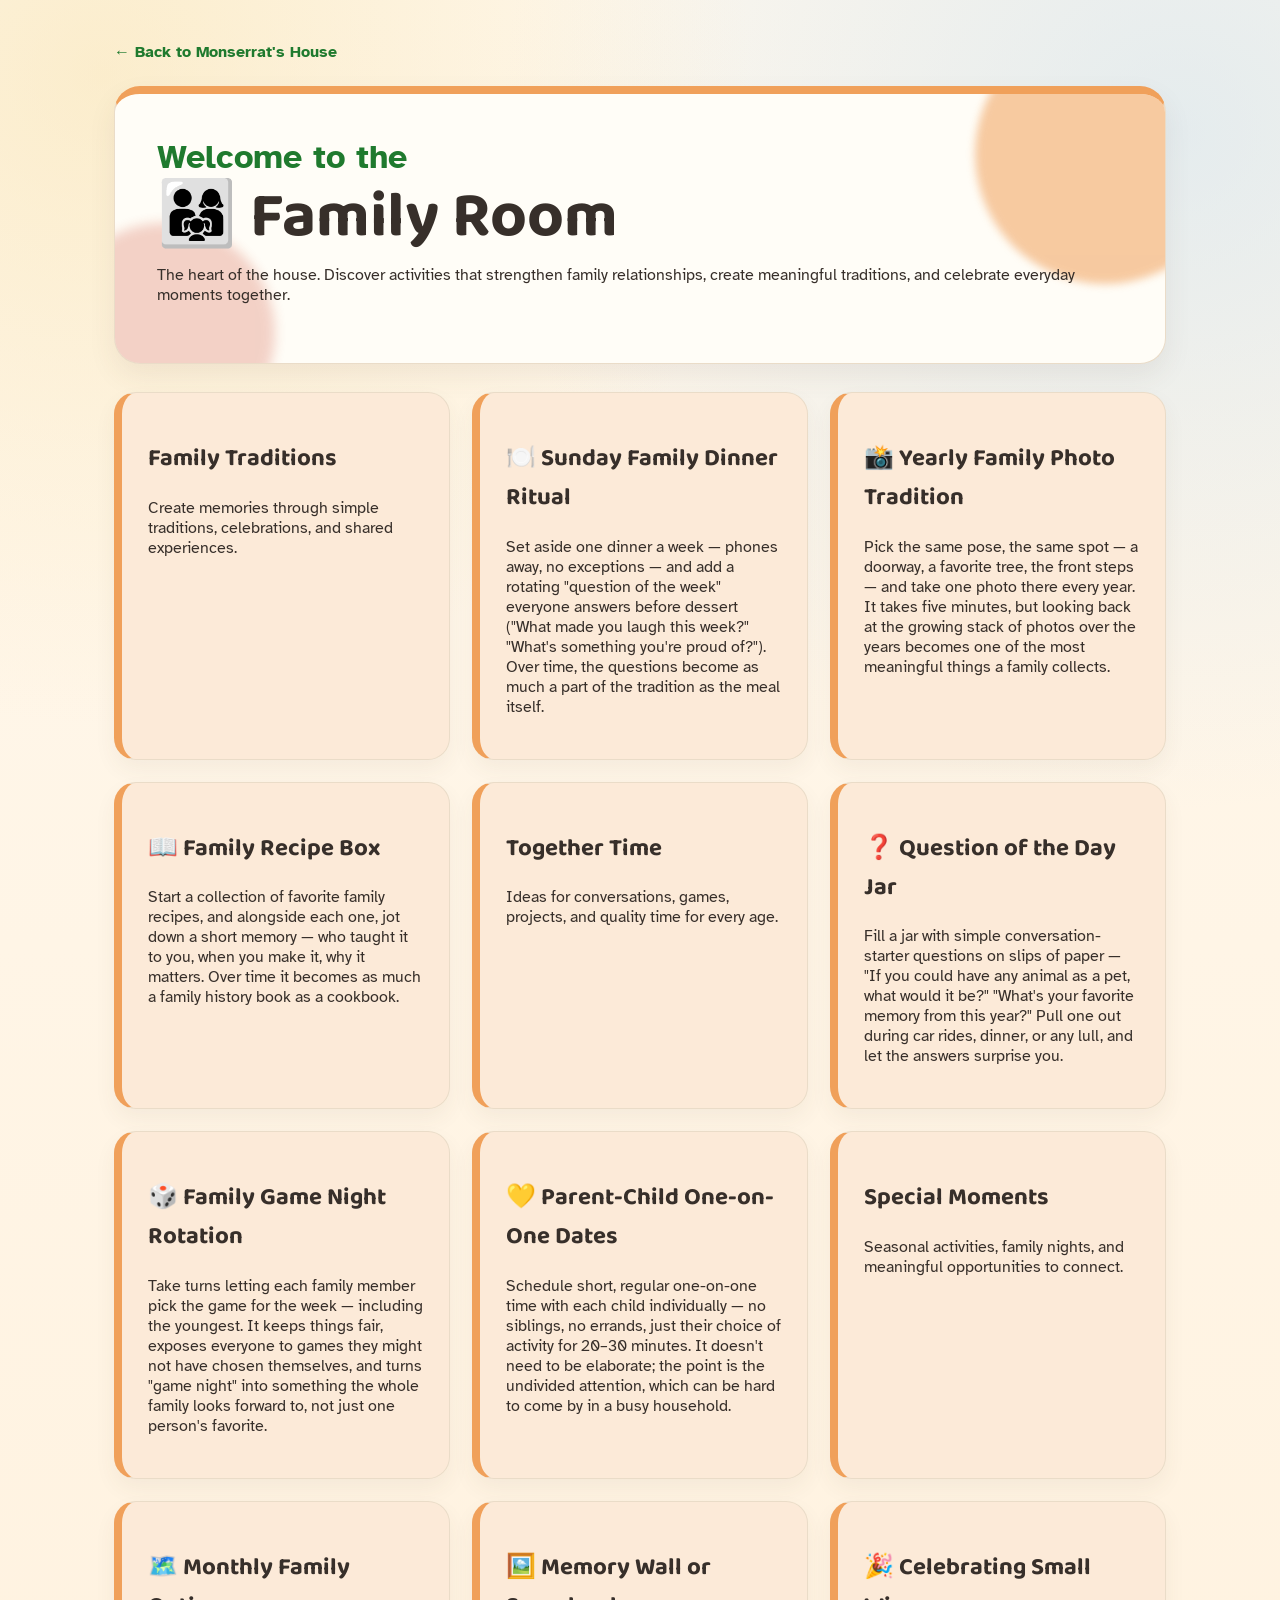
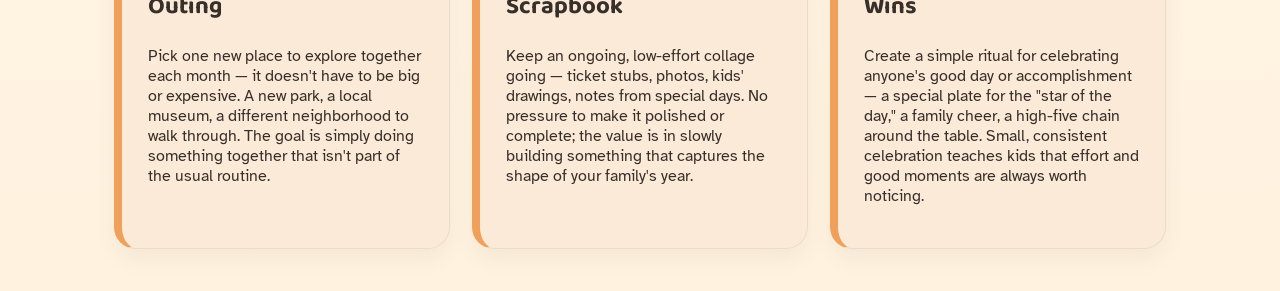
<file: family-room.html>
<!DOCTYPE html>
<html lang="en">
<head>
  <meta charset="UTF-8" />
  <meta name="viewport" content="width=device-width, initial-scale=1.0" />
  <title>Family Room | Monserrat's Creative Room</title>
  <link rel="stylesheet" href="style.css" />
</head>
<body>
<a href="#main-content" class="skip-link">Skip to main content</a>
  <main class="room-page family-page" id="main-content">
    <a class="back-home" href="index.html">← Back to Monserrat's House</a>
    <section class="room-hero">
      <p class="eyebrow">Welcome to the</p>
      <h1>👨‍👩‍👧 Family Room</h1>
      <p>
        The heart of the house. Discover activities that strengthen family
        relationships, create meaningful traditions, and celebrate everyday
        moments together.
      </p>
    </section>

    <section class="room-grid">

      <article>
        <h2>Family Traditions</h2>
        <p>Create memories through simple traditions, celebrations, and shared experiences.</p>
      </article>

      <article>
        <h2>🍽️ Sunday Family Dinner Ritual</h2>
        <p>
          Set aside one dinner a week — phones away, no exceptions — and add
          a rotating "question of the week" everyone answers before dessert
          ("What made you laugh this week?" "What's something you're proud
          of?"). Over time, the questions become as much a part of the
          tradition as the meal itself.
        </p>
      </article>

      <article>
        <h2>📸 Yearly Family Photo Tradition</h2>
        <p>
          Pick the same pose, the same spot — a doorway, a favorite tree, the
          front steps — and take one photo there every year. It takes five
          minutes, but looking back at the growing stack of photos over the
          years becomes one of the most meaningful things a family collects.
        </p>
      </article>

      <article>
        <h2>📖 Family Recipe Box</h2>
        <p>
          Start a collection of favorite family recipes, and alongside each
          one, jot down a short memory — who taught it to you, when you make
          it, why it matters. Over time it becomes as much a family history
          book as a cookbook.
        </p>
      </article>

      <article>
        <h2>Together Time</h2>
        <p>Ideas for conversations, games, projects, and quality time for every age.</p>
      </article>

      <article>
        <h2>❓ Question of the Day Jar</h2>
        <p>
          Fill a jar with simple conversation-starter questions on slips of
          paper — "If you could have any animal as a pet, what would it be?"
          "What's your favorite memory from this year?" Pull one out during
          car rides, dinner, or any lull, and let the answers surprise you.
        </p>
      </article>

      <article>
        <h2>🎲 Family Game Night Rotation</h2>
        <p>
          Take turns letting each family member pick the game for the week —
          including the youngest. It keeps things fair, exposes everyone to
          games they might not have chosen themselves, and turns "game night"
          into something the whole family looks forward to, not just one
          person's favorite.
        </p>
      </article>

      <article>
        <h2>💛 Parent-Child One-on-One Dates</h2>
        <p>
          Schedule short, regular one-on-one time with each child individually
          — no siblings, no errands, just their choice of activity for 20–30
          minutes. It doesn't need to be elaborate; the point is the
          undivided attention, which can be hard to come by in a busy
          household.
        </p>
      </article>

      <article>
        <h2>Special Moments</h2>
        <p>Seasonal activities, family nights, and meaningful opportunities to connect.</p>
      </article>

      <article>
        <h2>🗺️ Monthly Family Outing</h2>
        <p>
          Pick one new place to explore together each month — it doesn't have
          to be big or expensive. A new park, a local museum, a different
          neighborhood to walk through. The goal is simply doing something
          together that isn't part of the usual routine.
        </p>
      </article>

      <article>
        <h2>🖼️ Memory Wall or Scrapbook</h2>
        <p>
          Keep an ongoing, low-effort collage going — ticket stubs, photos,
          kids' drawings, notes from special days. No pressure to make it
          polished or complete; the value is in slowly building something
          that captures the shape of your family's year.
        </p>
      </article>

      <article>
        <h2>🎉 Celebrating Small Wins</h2>
        <p>
          Create a simple ritual for celebrating anyone's good day or
          accomplishment — a special plate for the "star of the day," a
          family cheer, a high-five chain around the table. Small,
          consistent celebration teaches kids that effort and good moments
          are always worth noticing.
        </p>
      </article>

    </section>
  </main>
</body>
</html>
</file>
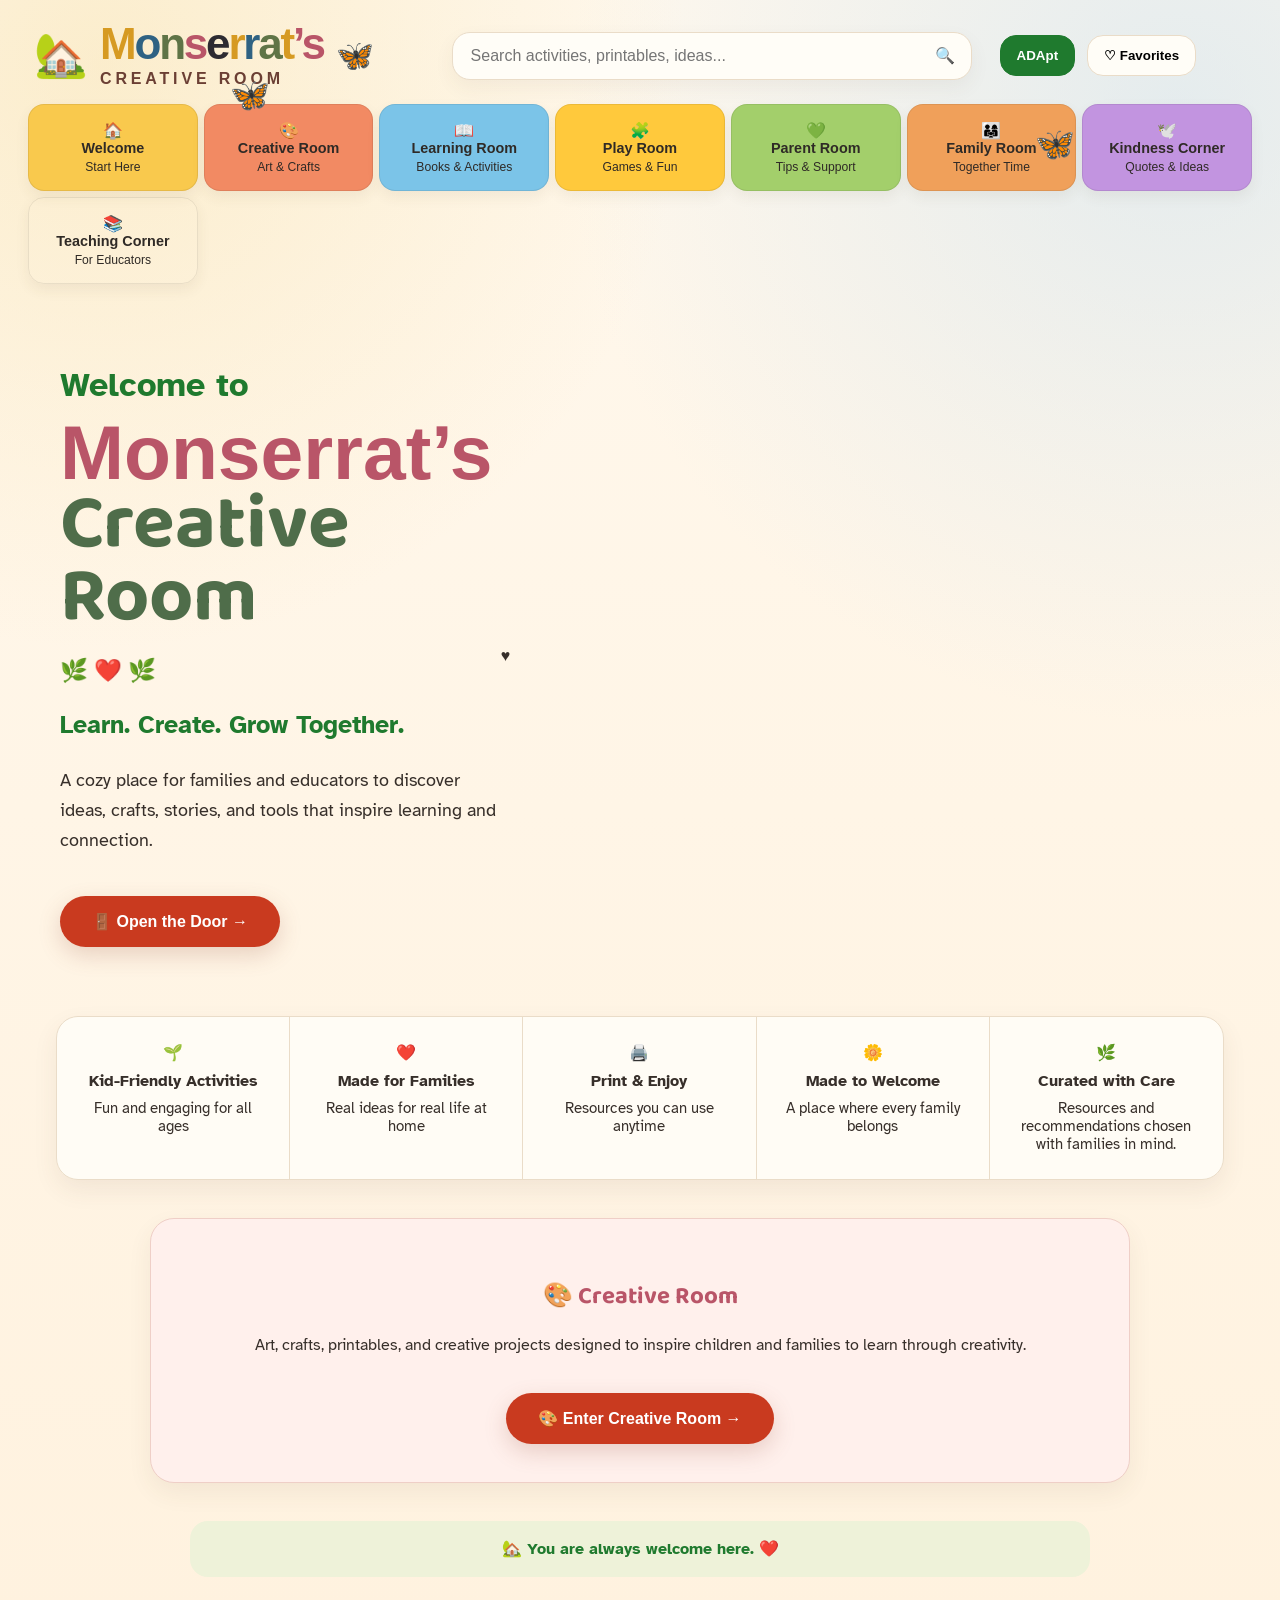
<file: index-backup-v1.html>
<!DOCTYPE html>
<html lang="en">
<head>
  <meta charset="UTF-8" />
  <meta name="viewport" content="width=device-width, initial-scale=1.0" />
  <title>Monserrat's Creative Room</title>
  <link rel="stylesheet" href="style.css" />
</head>

<body>
  <header class="topbar">
    <a class="brand" href="#welcome" aria-label="Monserrat's Creative Room home">
      <span class="brand-house">🏡</span>
      <span class="brand-text">
        <span class="brand-name">
          <span>M</span><span>o</span><span>n</span><span>s</span><span>e</span><span>r</span><span>r</span><span>a</span><span>t</span><span>’s</span>
        </span>
        <span class="brand-subtitle">Creative Room</span>
      </span>
      <span class="brand-butterfly">🦋</span>
    </a>

    <label class="search-box">
      <span class="sr-only">Search activities, printables, and ideas</span>
      <input type="search" placeholder="Search activities, printables, ideas..." />
      <span aria-hidden="true">🔍</span>
    </label>

    <div class="top-actions">
      <button class="adapt-button" type="button" id="adaptOpen">ADApt</button>
      <button class="favorite-button" type="button">♡ Favorites</button>
    </div>
  </header>

  <nav class="room-nav" aria-label="Main rooms">
    <a class="tab welcome" href="#welcome">🏠 <strong>Welcome</strong><span>Start Here</span></a>
    <a class="tab creative" href="creative-room.html">🎨 <strong>Creative Room</strong><span>Art & Crafts</span></a>
    <a class="tab learning" href="learning-room.html">📖 <strong>Learning Room</strong><span>Books & Activities</span></a>
    <a class="tab play" href="play-room.html">🧩 <strong>Play Room</strong><span>Games & Fun</span></a>
    <a class="tab parent" href="parent-room.html">💚 <strong>Parent Room</strong><span>Tips & Support</span></a>
    <a class="tab family" href="family-room.html">👨‍👩‍👧 <strong>Family Room</strong><span>Together Time</span></a>
    <a class="tab kindness" href="kindness-corner.html">🕊️ <strong>Kindness Corner</strong><span>Quotes & Ideas</span></a>
    <a class="tab teaching" href="teaching-corner.html">📚 <strong>Teaching Corner</strong><span>For Educators</span></a>
  </nav>

  <main id="welcome" class="hero">
    <section class="hero-copy">
      <p class="eyebrow">Welcome to</p>
      <h1>
        <span>Monserrat’s</span>
        <span>Creative Room</span>
      </h1>
      <div class="divider">🌿 ❤️ 🌿</div>
      <p class="motto">Learn. Create. Grow Together.</p>
      <p class="intro">
        A cozy place for families and educators to discover ideas, crafts,
        stories, and tools that inspire learning and connection.
      </p>
      <a class="door-button" href="creative-room.html">🚪 Open the Door →</a>
    </section>

    <section class="cottage-scene" aria-label="Watercolor-style cottage with trees, flowers, butterflies and coral door">
      <span class="butterfly butterfly-one" aria-hidden="true">🦋</span>
      <span class="butterfly butterfly-two" aria-hidden="true">🦋</span>

      <div class="tree tree-left" aria-hidden="true"></div>
      <div class="tree tree-right" aria-hidden="true"></div>

      <div class="cottage" aria-hidden="true">
        <div class="chimney"></div>
        <div class="roof"></div>
        <div class="house">
          <div class="window window-left"></div>
          <div class="window window-right"></div>
          <div class="door"><span>♥</span></div>
          <div class="flowerbox flowerbox-left"></div>
          <div class="flowerbox flowerbox-right"></div>
        </div>
      </div>

      <div class="garden" aria-hidden="true"></div>
      <div class="path" aria-hidden="true"></div>
    </section>
  </main>

  <section class="features" aria-label="MCR highlights">
    <article>🌱 <strong>Kid-Friendly Activities</strong><span>Fun and engaging for all ages</span></article>
    <article>❤️ <strong>Made for Families</strong><span>Real ideas for real life at home</span></article>
    <article>🖨️ <strong>Print & Enjoy</strong><span>Resources you can use anytime</span></article>
    <article>🌼 <strong>Made to Welcome</strong><span>A place where every family belongs</span></article>
   <article>🌿 <strong>Curated with Care</strong><span>Resources and recommendations chosen with families in mind.</span></article>
  </section>

<section id="creative-room" class="preview-room">
  <h2>🎨 Creative Room</h2>

  <p>
    Art, crafts, printables, and creative projects designed to inspire children and families to learn through creativity.
  </p>

  <a class="door-button" href="creative-room.html">
    🎨 Enter Creative Room →
  </a>
</section>
  <footer class="footer">
    🏡 You are always welcome here. ❤️
  </footer>

  <aside class="adapt-panel" id="adaptPanel" aria-hidden="true">
    <div class="adapt-card">
      <button class="close-adapt" id="adaptClose" type="button">×</button>
      <h2>ADApt</h2>
      <p>Customize your experience.</p>

      <button type="button" data-setting="largeText">Larger Text</button>
      <button type="button" data-setting="highContrast">High Contrast</button>
      <button type="button" data-setting="reduceMotion">Reduce Motion</button>
      <button type="button" data-setting="simpleFont">Simple Font</button>
    </div>
  </aside>

  <script src="script.js"></script>
</body>
</html>
</file>
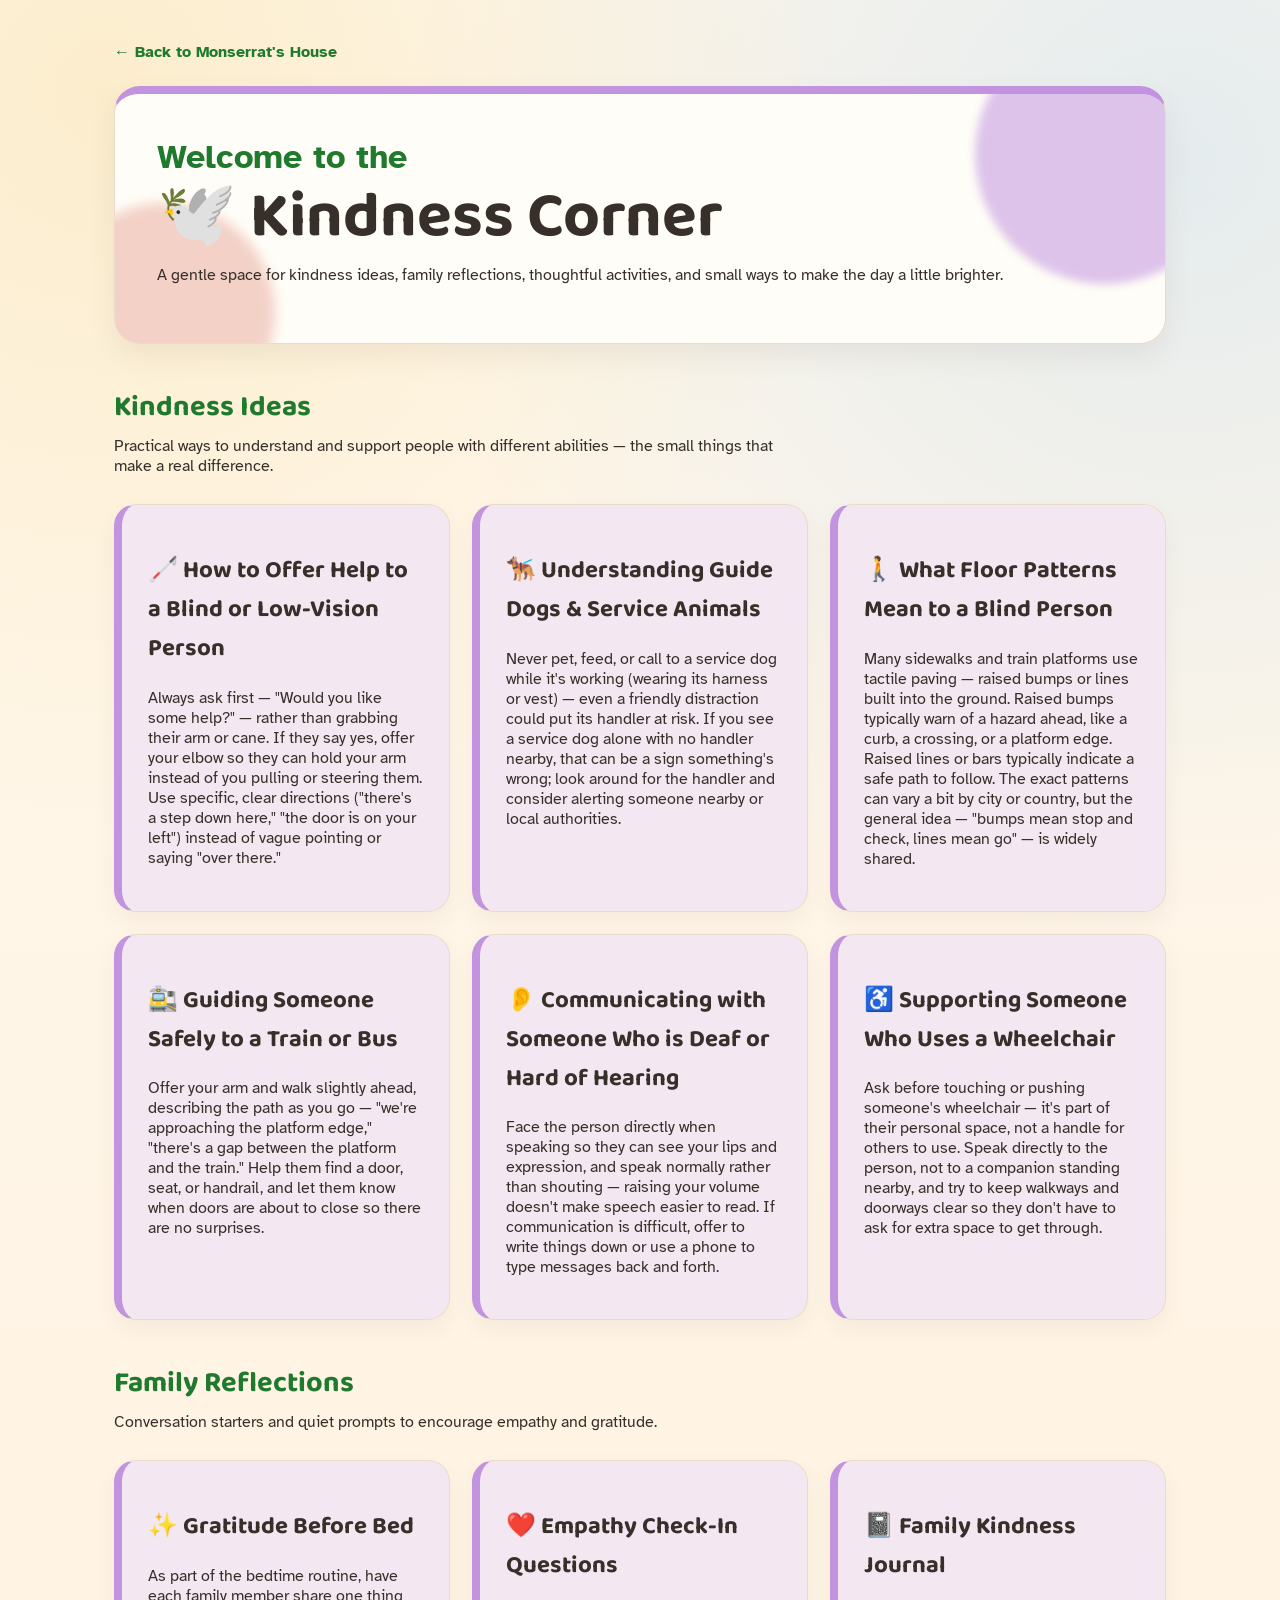
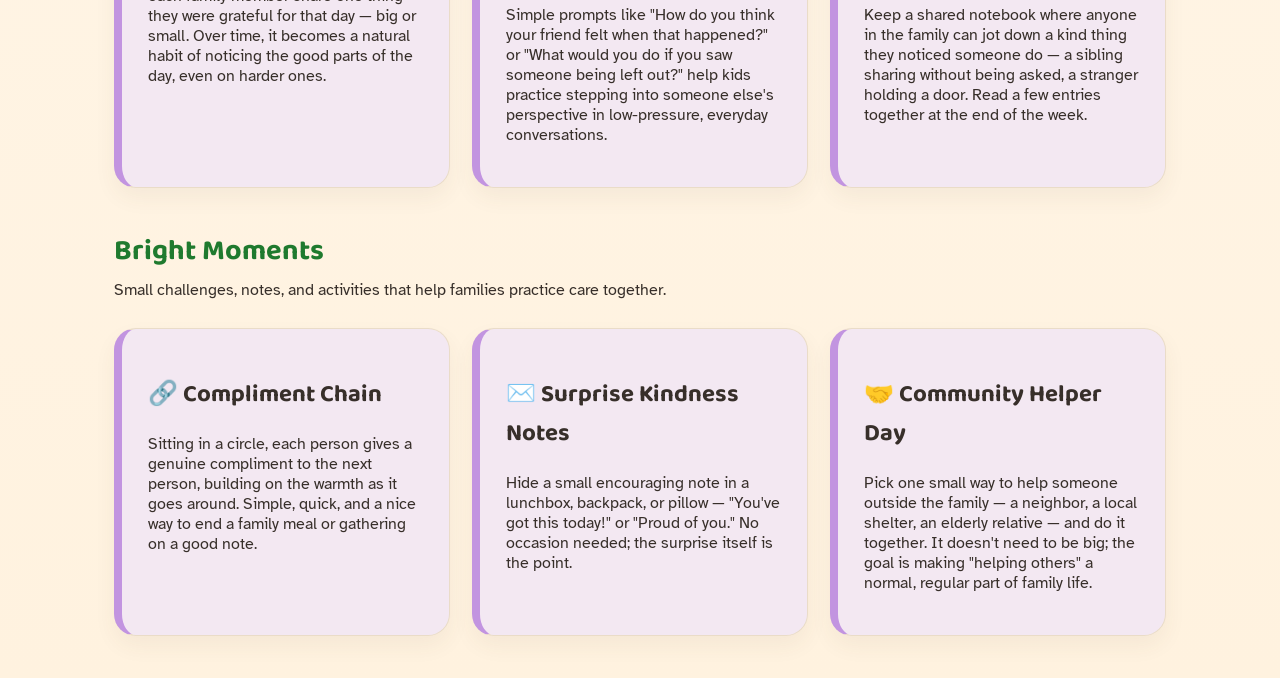
<file: kindness-corner.html>
<!DOCTYPE html>
<html lang="en">
<head>
  <meta charset="UTF-8" />
  <meta name="viewport" content="width=device-width, initial-scale=1.0" />
  <title>Kindness Corner | Monserrat's Creative Room</title>
  <link rel="stylesheet" href="style.css" />
</head>
<body>
<a href="#main-content" class="skip-link">Skip to main content</a>
  <main class="room-page kindness-page" id="main-content">
    <a class="back-home" href="index.html">← Back to Monserrat's House</a>
    <section class="room-hero">
      <p class="eyebrow">Welcome to the</p>
      <h1>🕊️ Kindness Corner</h1>
      <p>
        A gentle space for kindness ideas, family reflections, thoughtful
        activities, and small ways to make the day a little brighter.
      </p>
    </section>

    <section class="category-section">
      <h2 class="category-title">Kindness Ideas</h2>
      <p class="category-desc">
        Practical ways to understand and support people with different
        abilities — the small things that make a real difference.
      </p>

      <div class="room-grid">

        <article>
          <h2>🦯 How to Offer Help to a Blind or Low-Vision Person</h2>
          <p>
            Always ask first — "Would you like some help?" — rather than
            grabbing their arm or cane. If they say yes, offer your elbow so
            they can hold your arm instead of you pulling or steering them.
            Use specific, clear directions ("there's a step down here," "the
            door is on your left") instead of vague pointing or saying
            "over there."
          </p>
        </article>

        <article>
          <h2>🐕‍🦺 Understanding Guide Dogs & Service Animals</h2>
          <p>
            Never pet, feed, or call to a service dog while it's working
            (wearing its harness or vest) — even a friendly distraction could
            put its handler at risk. If you see a service dog alone with no
            handler nearby, that can be a sign something's wrong; look around
            for the handler and consider alerting someone nearby or local
            authorities.
          </p>
        </article>

        <article>
          <h2>🚶 What Floor Patterns Mean to a Blind Person</h2>
          <p>
            Many sidewalks and train platforms use tactile paving — raised
            bumps or lines built into the ground. Raised bumps typically warn
            of a hazard ahead, like a curb, a crossing, or a platform edge.
            Raised lines or bars typically indicate a safe path to follow.
            The exact patterns can vary a bit by city or country, but the
            general idea — "bumps mean stop and check, lines mean go" — is
            widely shared.
          </p>
        </article>

        <article>
          <h2>🚉 Guiding Someone Safely to a Train or Bus</h2>
          <p>
            Offer your arm and walk slightly ahead, describing the path as you
            go — "we're approaching the platform edge," "there's a gap between
            the platform and the train." Help them find a door, seat, or
            handrail, and let them know when doors are about to close so
            there are no surprises.
          </p>
        </article>

        <article>
          <h2>👂 Communicating with Someone Who is Deaf or Hard of Hearing</h2>
          <p>
            Face the person directly when speaking so they can see your lips
            and expression, and speak normally rather than shouting — raising
            your volume doesn't make speech easier to read. If communication
            is difficult, offer to write things down or use a phone to type
            messages back and forth.
          </p>
        </article>

        <article>
          <h2>♿ Supporting Someone Who Uses a Wheelchair</h2>
          <p>
            Ask before touching or pushing someone's wheelchair — it's part of
            their personal space, not a handle for others to use. Speak
            directly to the person, not to a companion standing nearby, and
            try to keep walkways and doorways clear so they don't have to ask
            for extra space to get through.
          </p>
        </article>

      </div>
    </section>

    <section class="category-section">
      <h2 class="category-title">Family Reflections</h2>
      <p class="category-desc">Conversation starters and quiet prompts to encourage empathy and gratitude.</p>

      <div class="room-grid">

        <article>
          <h2>✨ Gratitude Before Bed</h2>
          <p>
            As part of the bedtime routine, have each family member share one
            thing they were grateful for that day — big or small. Over time,
            it becomes a natural habit of noticing the good parts of the day,
            even on harder ones.
          </p>
        </article>

        <article>
          <h2>❤️ Empathy Check-In Questions</h2>
          <p>
            Simple prompts like "How do you think your friend felt when that
            happened?" or "What would you do if you saw someone being left
            out?" help kids practice stepping into someone else's perspective
            in low-pressure, everyday conversations.
          </p>
        </article>

        <article>
          <h2>📓 Family Kindness Journal</h2>
          <p>
            Keep a shared notebook where anyone in the family can jot down a
            kind thing they noticed someone do — a sibling sharing without
            being asked, a stranger holding a door. Read a few entries together
            at the end of the week.
          </p>
        </article>

      </div>
    </section>

    <section class="category-section">
      <h2 class="category-title">Bright Moments</h2>
      <p class="category-desc">Small challenges, notes, and activities that help families practice care together.</p>

      <div class="room-grid">

        <article>
          <h2>🔗 Compliment Chain</h2>
          <p>
            Sitting in a circle, each person gives a genuine compliment to the
            next person, building on the warmth as it goes around. Simple,
            quick, and a nice way to end a family meal or gathering on a good
            note.
          </p>
        </article>

        <article>
          <h2>✉️ Surprise Kindness Notes</h2>
          <p>
            Hide a small encouraging note in a lunchbox, backpack, or pillow —
            "You've got this today!" or "Proud of you." No occasion needed;
            the surprise itself is the point.
          </p>
        </article>

        <article>
          <h2>🤝 Community Helper Day</h2>
          <p>
            Pick one small way to help someone outside the family — a
            neighbor, a local shelter, an elderly relative — and do it
            together. It doesn't need to be big; the goal is making "helping
            others" a normal, regular part of family life.
          </p>
        </article>

      </div>
    </section>

  </main>
</body>
</html>
</file>
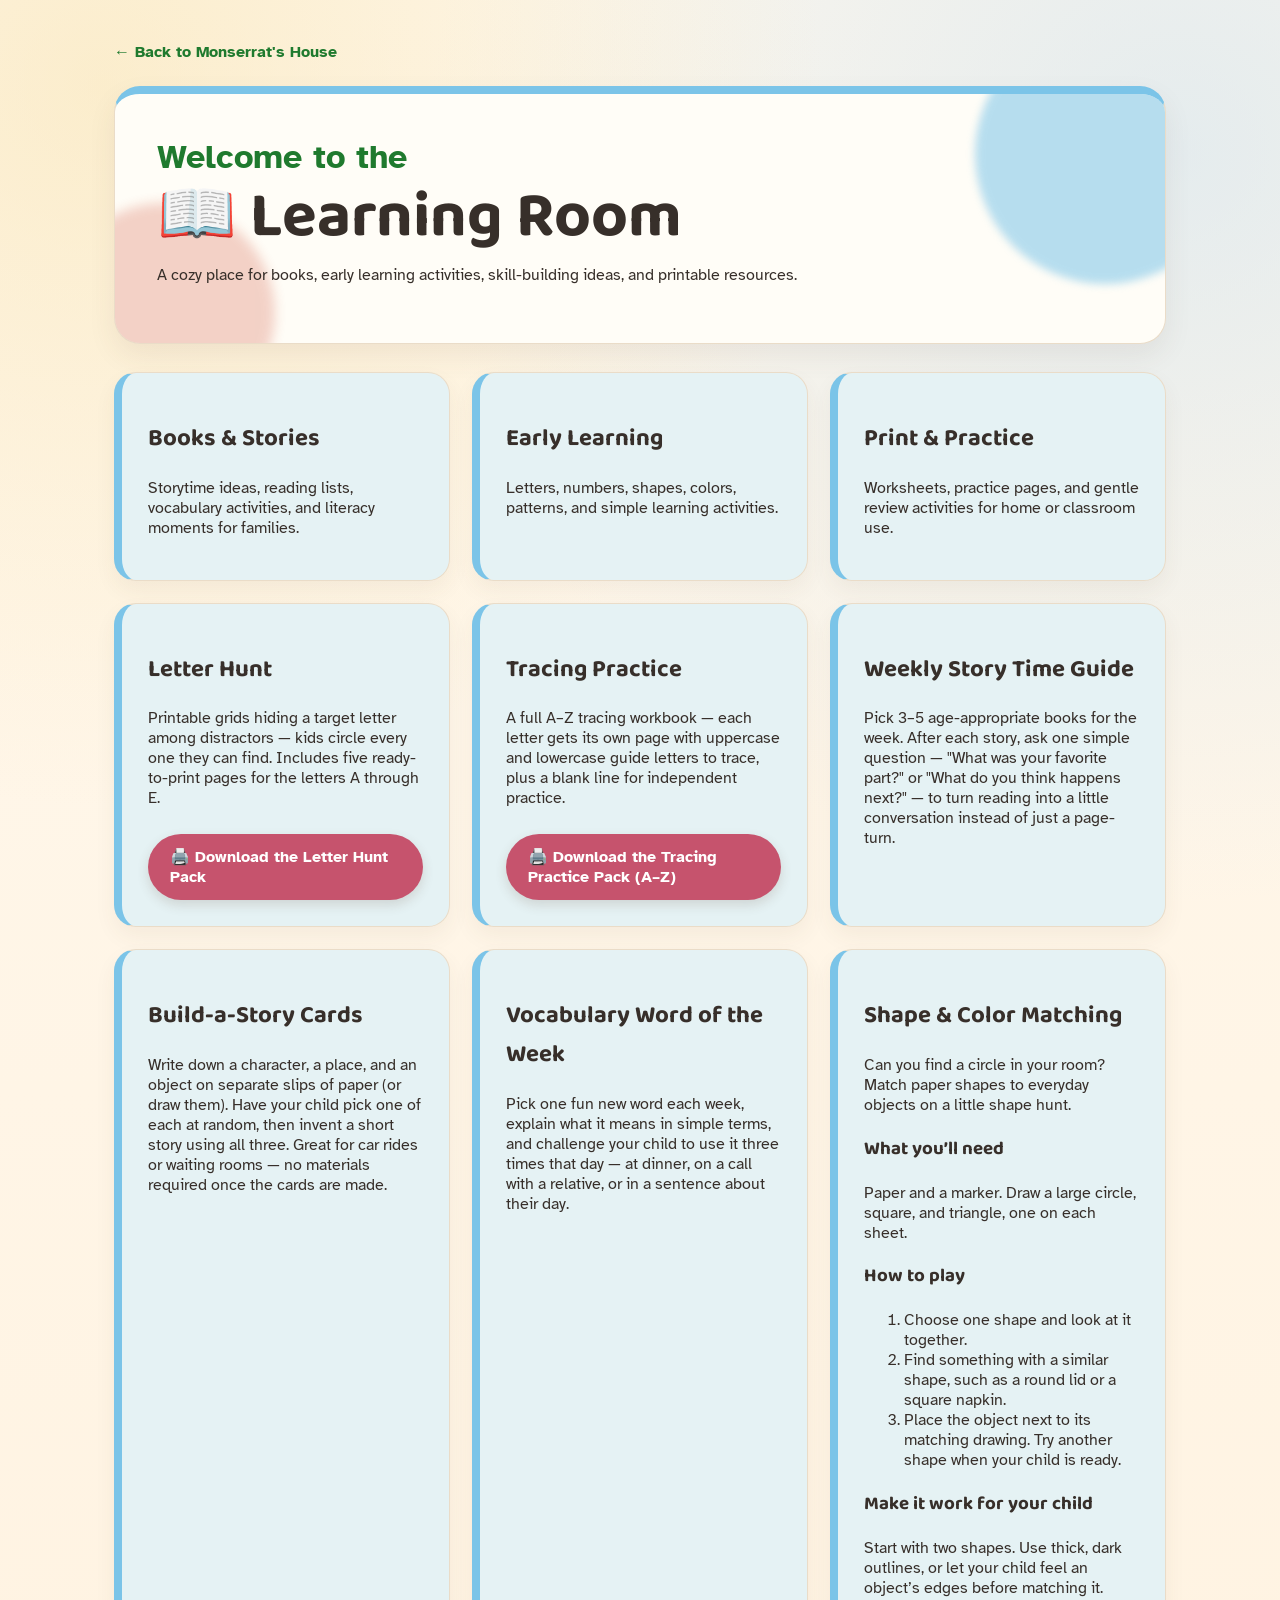
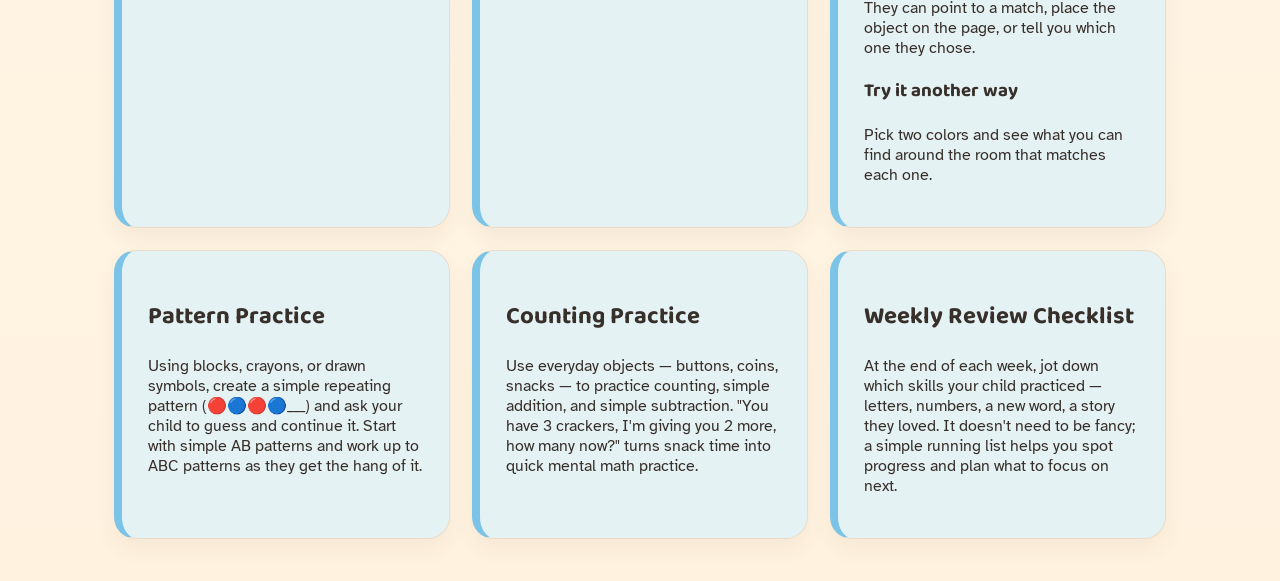
<file: learning-room.html>
<!DOCTYPE html>
<html lang="en">
<head>
  <meta charset="UTF-8" />
  <meta name="viewport" content="width=device-width, initial-scale=1.0" />
  <title>Learning Room | Monserrat's Creative Room</title>
  <link rel="stylesheet" href="style.css" />
</head>
<body>
<a href="#main-content" class="skip-link">Skip to main content</a>
  <main class="room-page learning-page" id="main-content">
    <a class="back-home" href="index.html">← Back to Monserrat's House</a>
    <section class="room-hero">
      <p class="eyebrow">Welcome to the</p>
      <h1>📖 Learning Room</h1>
      <p>
        A cozy place for books, early learning activities, skill-building ideas, and printable resources.
      </p>
    </section>
    <section class="room-grid">

      <article>
        <h2>Books & Stories</h2>
        <p>Storytime ideas, reading lists, vocabulary activities, and literacy moments for families.</p>
      </article>

      <article>
        <h2>Early Learning</h2>
        <p>Letters, numbers, shapes, colors, patterns, and simple learning activities.</p>
      </article>

      <article>
        <h2>Print & Practice</h2>
        <p>Worksheets, practice pages, and gentle review activities for home or classroom use.</p>
      </article>

      <article>
        <h2>Letter Hunt</h2>
        <p>
          Printable grids hiding a target letter among distractors — kids circle
          every one they can find. Includes five ready-to-print pages for the
          letters A through E.
        </p>
        <a
          class="download-btn"
         href="printables/learning-room/MCR_Letter_Hunt_A-E.pdf"
          download>
          🖨️ Download the Letter Hunt Pack
        </a>
      </article>

      <article>
        <h2>Tracing Practice</h2>
        <p>
          A full A–Z tracing workbook — each letter gets its own page with
          uppercase and lowercase guide letters to trace, plus a blank line
          for independent practice.
        </p>
        <a
          class="download-btn"
          href="printables/learning-room/MCR_Tracing_Practice_A-Z.pdf"
          download>
          🖨️ Download the Tracing Practice Pack (A–Z)
        </a>
      </article>

      <article>
        <h2>Weekly Story Time Guide</h2>
        <p>
          Pick 3–5 age-appropriate books for the week. After each story, ask
          one simple question — "What was your favorite part?" or "What do
          you think happens next?" — to turn reading into a little
          conversation instead of just a page-turn.
        </p>
      </article>

      <article>
        <h2>Build-a-Story Cards</h2>
        <p>
          Write down a character, a place, and an object on separate slips
          of paper (or draw them). Have your child pick one of each at
          random, then invent a short story using all three. Great for car
          rides or waiting rooms — no materials required once the cards are made.
        </p>
      </article>

      <article>
        <h2>Vocabulary Word of the Week</h2>
        <p>
          Pick one fun new word each week, explain what it means in simple
          terms, and challenge your child to use it three times that day —
          at dinner, on a call with a relative, or in a sentence about their
          day.
        </p>
      </article>

    <article>
  <h2>Shape &amp; Color Matching</h2>
  <p>Can you find a circle in your room? Match paper shapes to everyday objects on a little shape hunt.</p>

  <h3>What you’ll need</h3>
  <p>Paper and a marker. Draw a large circle, square, and triangle, one on each sheet.</p>

  <h3>How to play</h3>
  <ol>
    <li>Choose one shape and look at it together.</li>
    <li>Find something with a similar shape, such as a round lid or a square napkin.</li>
    <li>Place the object next to its matching drawing. Try another shape when your child is ready.</li>
  </ol>

  <h3>Make it work for your child</h3>
  <p>Start with two shapes. Use thick, dark outlines, or let your child feel an object’s edges before matching it. They can point to a match, place the object on the page, or tell you which one they chose.</p>

  <h3>Try it another way</h3>
  <p>Pick two colors and see what you can find around the room that matches each one.</p>
</article>

      <article>
        <h2>Pattern Practice</h2>
        <p>
          Using blocks, crayons, or drawn symbols, create a simple repeating
          pattern (🔴🔵🔴🔵___) and ask your child to guess and continue
          it. Start with simple AB patterns and work up to ABC patterns as
          they get the hang of it.
        </p>
      </article>

      <article>
        <h2>Counting Practice</h2>
        <p>
          Use everyday objects — buttons, coins, snacks — to practice
          counting, simple addition, and simple subtraction. "You have 3
          crackers, I'm giving you 2 more, how many now?" turns snack time
          into quick mental math practice.
        </p>
      </article>

      <article>
        <h2>Weekly Review Checklist</h2>
        <p>
          At the end of each week, jot down which skills your child
          practiced — letters, numbers, a new word, a story they loved.
          It doesn't need to be fancy; a simple running list helps you spot
          progress and plan what to focus on next.
        </p>
      </article>

    </section>
  </main>
</body>
</html>
</file>
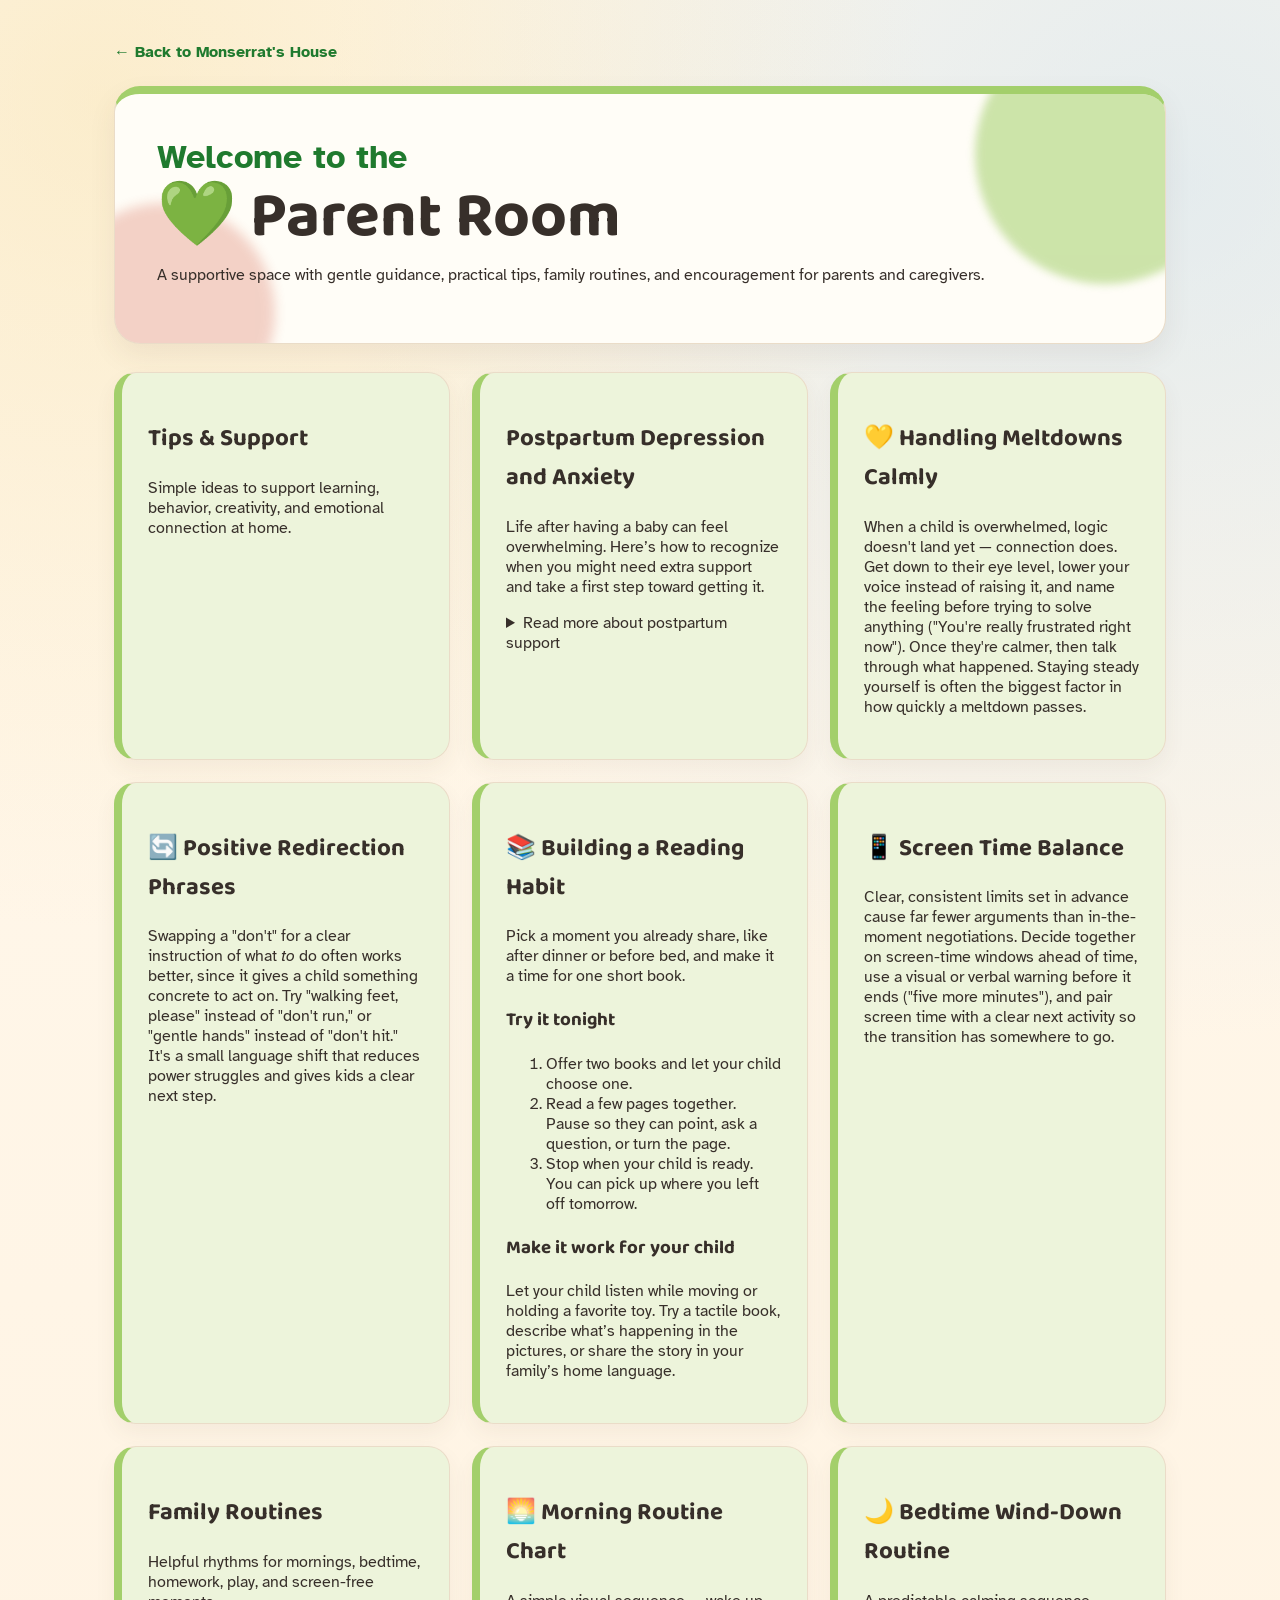
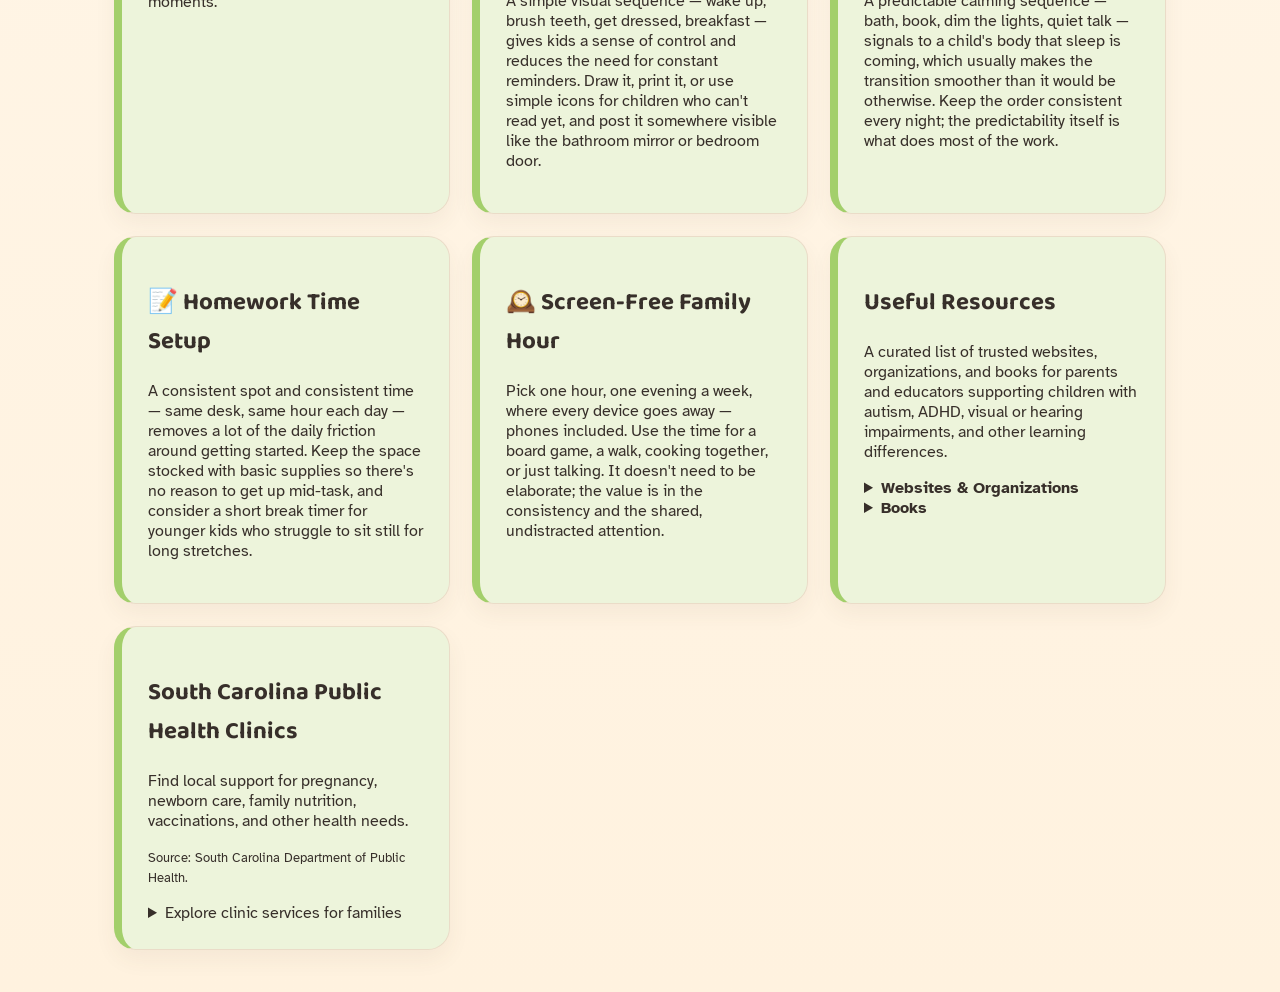
<file: parent-room.html>
<!DOCTYPE html>
<html lang="en">
<head>
  <meta charset="UTF-8" />
  <meta name="viewport" content="width=device-width, initial-scale=1.0" />
  <title>Parent Room | Monserrat's Creative Room</title>
  <link rel="stylesheet" href="style.css" />
</head>
<body>
<a href="#main-content" class="skip-link">Skip to main content</a>
  <main class="room-page parent-page" id="main-content">
    <a class="back-home" href="index.html">← Back to Monserrat's House</a>
    <section class="room-hero">
      <p class="eyebrow">Welcome to the</p>
      <h1>💚 Parent Room</h1>
      <p>
        A supportive space with gentle guidance, practical tips, family routines,
        and encouragement for parents and caregivers.
      </p>
    </section>
    <section class="room-grid">

      <article>
        <h2>Tips & Support</h2>
        <p>Simple ideas to support learning, behavior, creativity, and emotional connection at home.</p>
      </article>
<article id="postpartum-mental-health">
  <h2>Postpartum Depression and Anxiety</h2>
  <p>
    Life after having a baby can feel overwhelming. Here’s how to
    recognize when you might need extra support and take a first step
    toward getting it.
  </p>

  <details>
    <p><small>Adapted from postpartum support materials by Project Rise.</small></p>
    <summary>Read more about postpartum support</summary>

    <h3>What you might notice</h3>
    <p>
      Postpartum depression can involve ongoing sadness, hopelessness,
      or losing interest in things you usually enjoy. Anxiety after
      birth can feel like worry that’s hard to turn off or a frequent
      sense of dread.
    </p>
    <p>
      The baby blues usually ease within two weeks. If your symptoms
      feel intense, are getting worse, make daily life difficult, or
      last longer than two weeks, reach out to your health care
      provider. You can ask for help as soon as you’re concerned.
    </p>

    <h3>Build your support system</h3>
    <ul>
      <li>Ask someone you trust for one specific thing, such as bringing
        dinner, running an errand, or holding the baby while you rest.</li>
      <li>Consider a postpartum peer support group if you’d like to
        talk with people who have had similar experiences.</li>
      <li>Tell your health care provider how you’ve been feeling.
        They can help you explore care options and connect you with
        a therapist who specializes in perinatal mental health.</li>
    </ul>

    <h3>Make today a little easier</h3>
    <p>
      Choose one small thing that feels manageable. Text a friend,
      ask someone to cover a chore so you can rest, or take a few
      quiet minutes to notice the sounds around you and feel your
      feet on the floor. These small steps can sit alongside
      professional care.
    </p>

    <p>
      <a href="https://www.nimh.nih.gov/health/publications/perinatal-depression">
        Learn more about perinatal depression from the National Institute
        of Mental Health
      </a>
    </p>
  </details>
</article>
      <article>
        <h2>💛 Handling Meltdowns Calmly</h2>
        <p>
          When a child is overwhelmed, logic doesn't land yet — connection does.
          Get down to their eye level, lower your voice instead of raising it,
          and name the feeling before trying to solve anything ("You're really
          frustrated right now"). Once they're calmer, then talk through what
          happened. Staying steady yourself is often the biggest factor in how
          quickly a meltdown passes.
        </p>
      </article>

      <article>
        <h2>🔄 Positive Redirection Phrases</h2>
        <p>
          Swapping a "don't" for a clear instruction of what <em>to</em> do
          often works better, since it gives a child something concrete to
          act on. Try "walking feet, please" instead of "don't run," or
          "gentle hands" instead of "don't hit." It's a small language shift
          that reduces power struggles and gives kids a clear next step.
        </p>
      </article>

     <article>
  <h2>📚 Building a Reading Habit</h2>
  <p>Pick a moment you already share, like after dinner or before bed, and make it a time for one short book.</p>

  <h3>Try it tonight</h3>
  <ol>
    <li>Offer two books and let your child choose one.</li>
    <li>Read a few pages together. Pause so they can point, ask a question, or turn the page.</li>
    <li>Stop when your child is ready. You can pick up where you left off tomorrow.</li>
  </ol>

  <h3>Make it work for your child</h3>
  <p>Let your child listen while moving or holding a favorite toy. Try a tactile book, describe what’s happening in the pictures, or share the story in your family’s home language.</p>
</article>

      <article>
        <h2>📱 Screen Time Balance</h2>
        <p>
          Clear, consistent limits set in advance cause far fewer arguments
          than in-the-moment negotiations. Decide together on screen-time
          windows ahead of time, use a visual or verbal warning before it
          ends ("five more minutes"), and pair screen time with a clear
          next activity so the transition has somewhere to go.
        </p>
      </article>

      <article>
        <h2>Family Routines</h2>
        <p>Helpful rhythms for mornings, bedtime, homework, play, and screen-free moments.</p>
      </article>

      <article>
        <h2>🌅 Morning Routine Chart</h2>
        <p>
          A simple visual sequence — wake up, brush teeth, get dressed,
          breakfast — gives kids a sense of control and reduces the need for
          constant reminders. Draw it, print it, or use simple icons for
          children who can't read yet, and post it somewhere visible like
          the bathroom mirror or bedroom door.
        </p>
      </article>

      <article>
        <h2>🌙 Bedtime Wind-Down Routine</h2>
        <p>
          A predictable calming sequence — bath, book, dim the lights, quiet
          talk — signals to a child's body that sleep is coming, which
          usually makes the transition smoother than it would be otherwise.
          Keep the order consistent every night; the predictability itself
          is what does most of the work.
        </p>
      </article>

      <article>
        <h2>📝 Homework Time Setup</h2>
        <p>
          A consistent spot and consistent time — same desk, same hour each
          day — removes a lot of the daily friction around getting started.
          Keep the space stocked with basic supplies so there's no reason to
          get up mid-task, and consider a short break timer for younger kids
          who struggle to sit still for long stretches.
        </p>
      </article>

      <article>
        <h2>🕰️ Screen-Free Family Hour</h2>
        <p>
          Pick one hour, one evening a week, where every device goes away —
          phones included. Use the time for a board game, a walk, cooking
          together, or just talking. It doesn't need to be elaborate; the
          value is in the consistency and the shared, undistracted attention.
        </p>
      </article>

      <article>
        <h2>Useful Resources</h2>
        <p>
          A curated list of trusted websites, organizations, and books for
          parents and educators supporting children with autism, ADHD,
          visual or hearing impairments, and other learning differences.
        </p>

        <details>
          <summary><strong>Websites & Organizations</strong></summary>

          <p><strong>Autism Spectrum Disorder (ASD):</strong> <em>Educating Children with Autism</em> (National Academies Press, free online) covers the definition and characteristics of autism, educational interventions, communication strategies, and evidence-based classroom recommendations.</p>

          <p><strong>ADHD:</strong> The Understood.org Learning Library (free) is a comprehensive resource covering ADHD definitions, executive functioning, classroom strategies, parent guidance, behavior management, and co-occurring learning disabilities.</p>

          <p><strong>Visual Impairment & Blindness:</strong> The National Library Service (Library of Congress) offers professional material on blindness, low vision, educational adaptations, accessible reading, Braille, and assistive technology.</p>

          <p><strong>Deafness & Hearing Loss:</strong> Recommended starting points are Gallaudet University, the National Deaf Center, and IDEA/OSEP resources, which cover types of hearing loss, communication methods, classroom accommodations, and family support.</p>

          <p><strong>Learning Disabilities (General):</strong> The IRIS Center (free) is a widely-used university resource covering dyslexia, dysgraphia, dyscalculia, intellectual disability, ADHD, autism, behavior, and Universal Design for Learning.</p>

          <p><strong>Universal Design for Learning (UDL):</strong> A foundational framework worth learning before building activities — covers multiple ways of learning, communicating, and participating, so activities stay accessible for mixed-ability groups. UNICEF also offers strong guidance on accessible educational materials for learners with visual, hearing, developmental, and learning differences.</p>

          <h4>Early Childhood & General Parenting</h4>

          <p><strong><a href="https://www.naeyc.org/our-work/for-families" target="_blank" rel="noopener">NAEYC (National Association for the Education of Young Children)</a></strong> is one of the best sources for evidence-based early childhood education, covering child development and teaching practices.</p>

          <p><strong><a href="https://www.pbs.org/parents/learn-grow" target="_blank" rel="noopener">PBS Kids for Parents</a></strong> offers crafts, learning activities, and parenting tips with a great balance of fun and educational value.</p>

          <p><strong><a href="https://www.pbsnc.org/education/for-educators/" target="_blank" rel="noopener">PBS LearningMedia (PBS North Carolina)</a></strong> provides teacher resources and lesson ideas, useful for adapting activities into MCR-friendly formats.</p>

          <p><strong><a href="https://developingchild.harvard.edu" target="_blank" rel="noopener">Harvard Center on the Developing Child</a></strong> is a fantastic source on brain development and executive function, especially for framing the learning goals behind activities.</p>

          <p><strong><a href="https://www.zerotothree.org" target="_blank" rel="noopener">Zero to Three</a></strong> is one of the world's best resources specifically for infants and toddlers, ages 0–3.</p>

          <p><strong><a href="https://eclkc.ohs.acf.hhs.gov" target="_blank" rel="noopener">Head Start Early Childhood Learning & Knowledge Center (ECLKC)</a></strong> is a government-supported, highly reliable resource for preschool curriculum and family engagement.</p>

          <h4>Hands-On Activity Blogs</h4>

          <p><strong><a href="https://theimaginationtree.com" target="_blank" rel="noopener">The Imagination Tree</a></strong> is a great source for sensory play, art projects, and open-ended "invitations to play."</p>

          <p><strong><a href="https://handsonaswegrow.com" target="_blank" rel="noopener">Hands On As We Grow</a></strong> focuses on fine motor skills and preschool-friendly activities.</p>

          <p><strong><a href="https://busytoddler.com" target="_blank" rel="noopener">Busy Toddler</a></strong> offers simple activities built around materials most families already have at home.</p>

          <p><strong><a href="https://funlearningforkids.com" target="_blank" rel="noopener">Fun Learning for Kids</a></strong> covers literacy, math, and STEM activities for early learners.</p>

          <p><strong><a href="https://www.pre-kpages.com" target="_blank" rel="noopener">Pre-K Pages</a></strong> shares teacher-created preschool activities and classroom-tested ideas.</p>

          <p><strong><a href="https://teaching2and3yearolds.com" target="_blank" rel="noopener">Teaching 2 and 3 Year Olds</a></strong> specializes in ideas geared specifically toward toddlers.</p>
        </details>

        <details>
          <summary><strong>Books</strong></summary>

          <p><strong>Learning Disabilities and Related Disabilities: Strategies for Success</strong> by Janet Lerner is a foundational textbook covering identification, characteristics, and instructional strategies across the full range of learning disabilities.</p>

          <p><strong>The Complete Guide to Asperger's Syndrome</strong> by Tony Attwood is considered one of the most comprehensive references on Asperger's/autism, covering diagnosis, social skills, sensory issues, and support strategies across the lifespan.</p>

          <p><strong>Uniquely Human</strong> by Barry Prizant offers a strengths-based perspective on autism, reframing behaviors as meaningful responses rather than symptoms to eliminate, aimed at parents and educators alike.</p>

          <p><strong>NeuroTribes</strong> by Steve Silberman traces the history of autism research and advocacy, offering context on how understanding and treatment of autism has evolved over the past century.</p>

          <p><strong>The Reason I Jump</strong> by Naoki Higashida is a first-person account written by a nonverbal autistic teenager, offering rare direct insight into the autistic experience.</p>

          <p><strong>Thinking in Pictures</strong> by Temple Grandin, written by an autistic author and professor, explores visual thinking and sensory processing from a firsthand autistic perspective.</p>

          <p><strong>Overcoming Dyslexia</strong> by Sally Shaywitz is a widely-cited, research-based guide to identifying and supporting dyslexia at home and in the classroom.</p>

          <p><strong>Teaching Students with Moderate and Severe Disabilities</strong> by Diane Browder is a practical, evidence-based text on instructional strategies for students with more significant support needs.</p>
        </details>

      </article>

      <article id="south-carolina-public-health-clinics">
        <h2>South Carolina Public Health Clinics</h2>
        <p>
          Find local support for pregnancy, newborn care, family nutrition,
          vaccinations, and other health needs.
        </p>
        <p><small>Source: South Carolina Department of Public Health.</small></p>

        <details>
          <summary>Explore clinic services for families</summary>

          <ul>
            <li><strong>Pregnancy and family planning:</strong> Pregnancy
              testing, counseling, birth control, and referrals.</li>
            <li><strong>Postpartum and newborn home visits:</strong> Eligible
              families can receive a free visit from a public health nurse.
              Ask your doctor or nurse about a referral.</li>
            <li><strong>WIC:</strong> Food benefits, nutrition guidance, and
              breastfeeding support for eligible families.</li>
            <li><strong>Children’s health:</strong> Vaccinations and services
              for children and youth with special health care needs.</li>
            <li><strong>Other public health services:</strong> STI testing and
              treatment, tuberculosis services, and overdose safety kits.</li>
            <li><strong>Vital records:</strong> Find out how to request a
              certified copy of a South Carolina birth certificate or other record.</li>
          </ul>

          <p>
            <a href="https://dph.sc.gov/public/public-health-clinics">
              Find a South Carolina public health clinic
            </a>
          </p>
          <p>
            <a href="https://dph.sc.gov/public/your-local-health-department-online/services">
              See the full list of services and vital records information
            </a>
          </p>
        </details>
      </article>

    </section>
  </main>
</body>
</html>
</file>
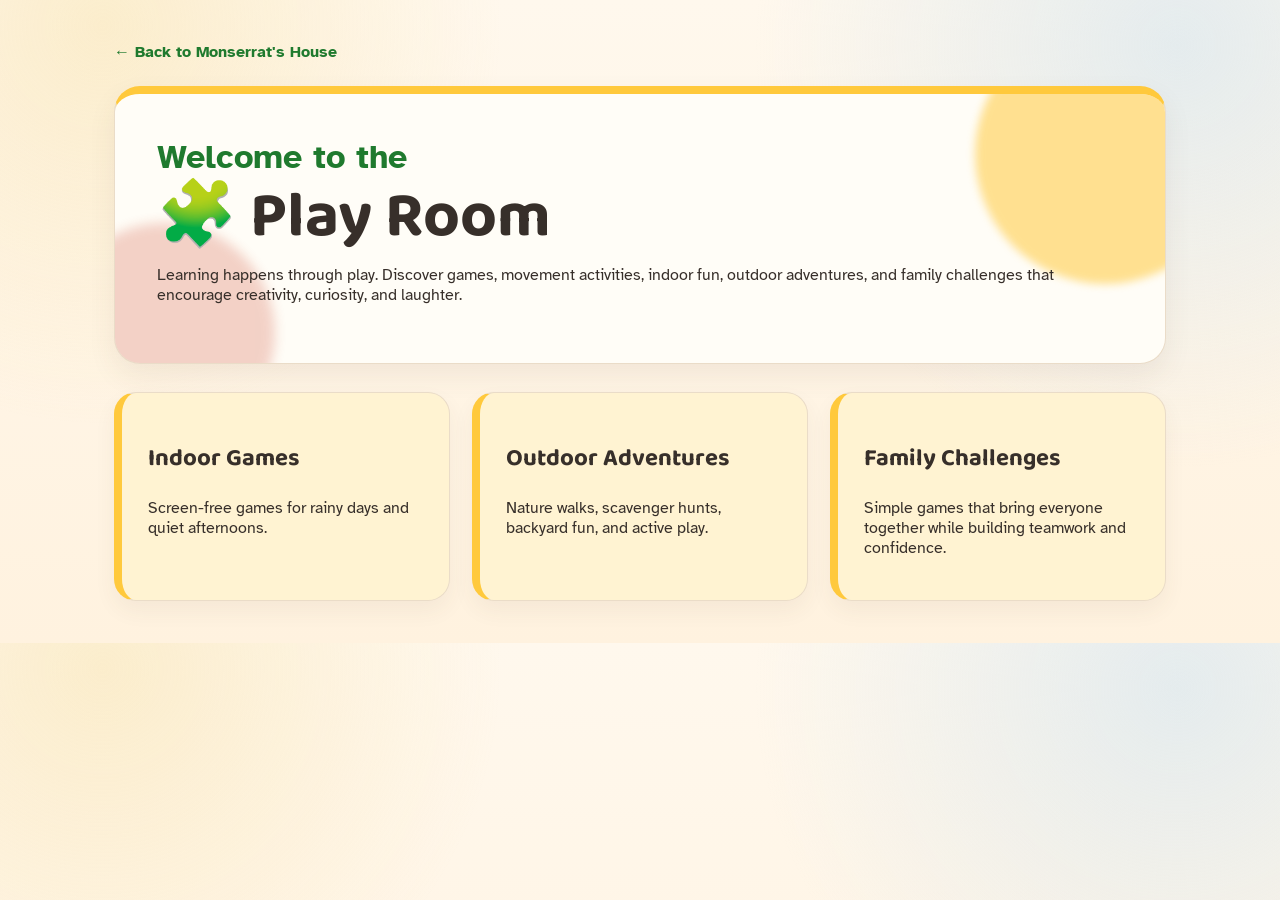
<file: Play-room.html>
<!DOCTYPE html>
<html lang="en">
<head>
  <meta charset="UTF-8">
  <meta name="viewport" content="width=device-width, initial-scale=1.0">
  <title>Play Room | Monserrat's Creative Room</title>
  <link rel="stylesheet" href="style.css">
</head>

<body>

<main class="room-page play-page">

<a class="back-home" href="index.html">← Back to Monserrat's House</a>

<section class="room-hero">

<p class="eyebrow">Welcome to the</p>

<h1>🧩 Play Room</h1>

<p>
Learning happens through play. Discover games, movement activities,
indoor fun, outdoor adventures, and family challenges that encourage
creativity, curiosity, and laughter.
</p>

</section>

<section class="room-grid">

<article>
<h2>Indoor Games</h2>
<p>Screen-free games for rainy days and quiet afternoons.</p>
</article>

<article>
<h2>Outdoor Adventures</h2>
<p>Nature walks, scavenger hunts, backyard fun, and active play.</p>
</article>

<article>
<h2>Family Challenges</h2>
<p>Simple games that bring everyone together while building teamwork and confidence.</p>
</article>

</section>

</main>

</body>
</html>
</file>
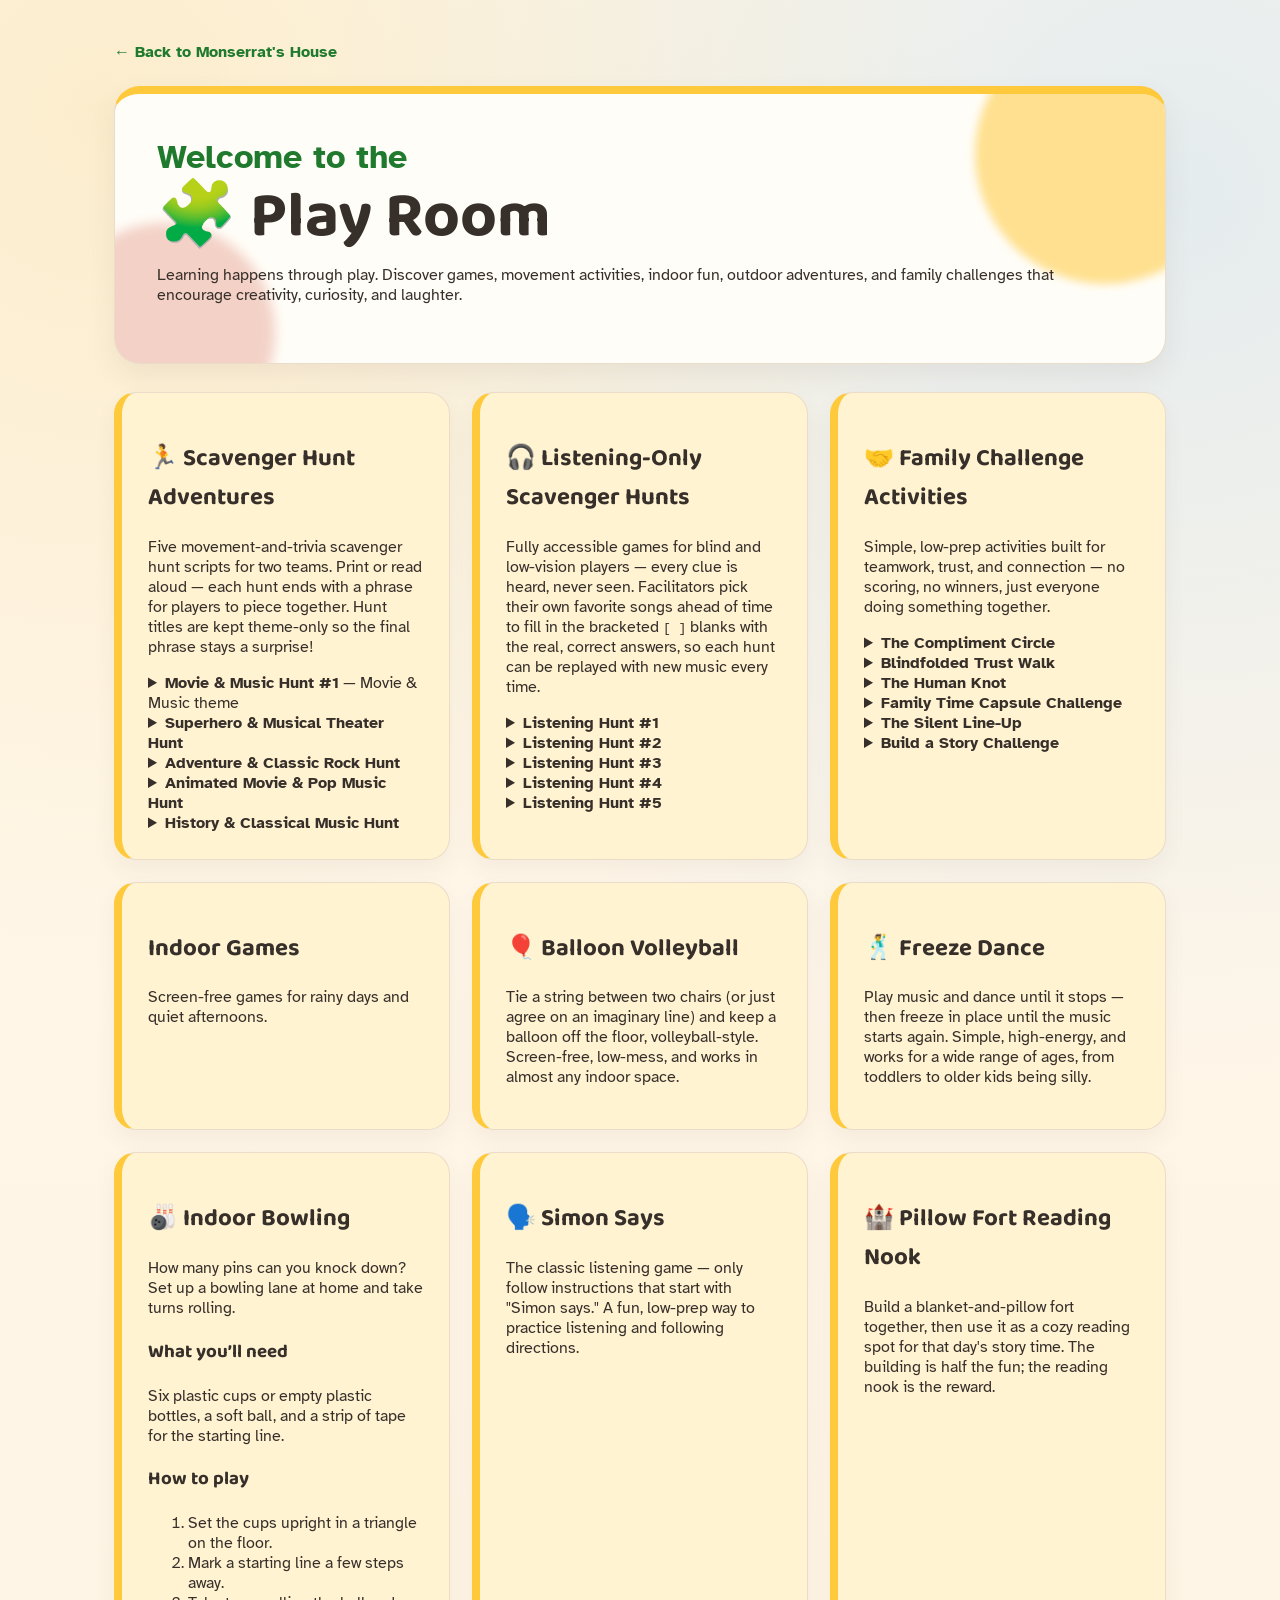
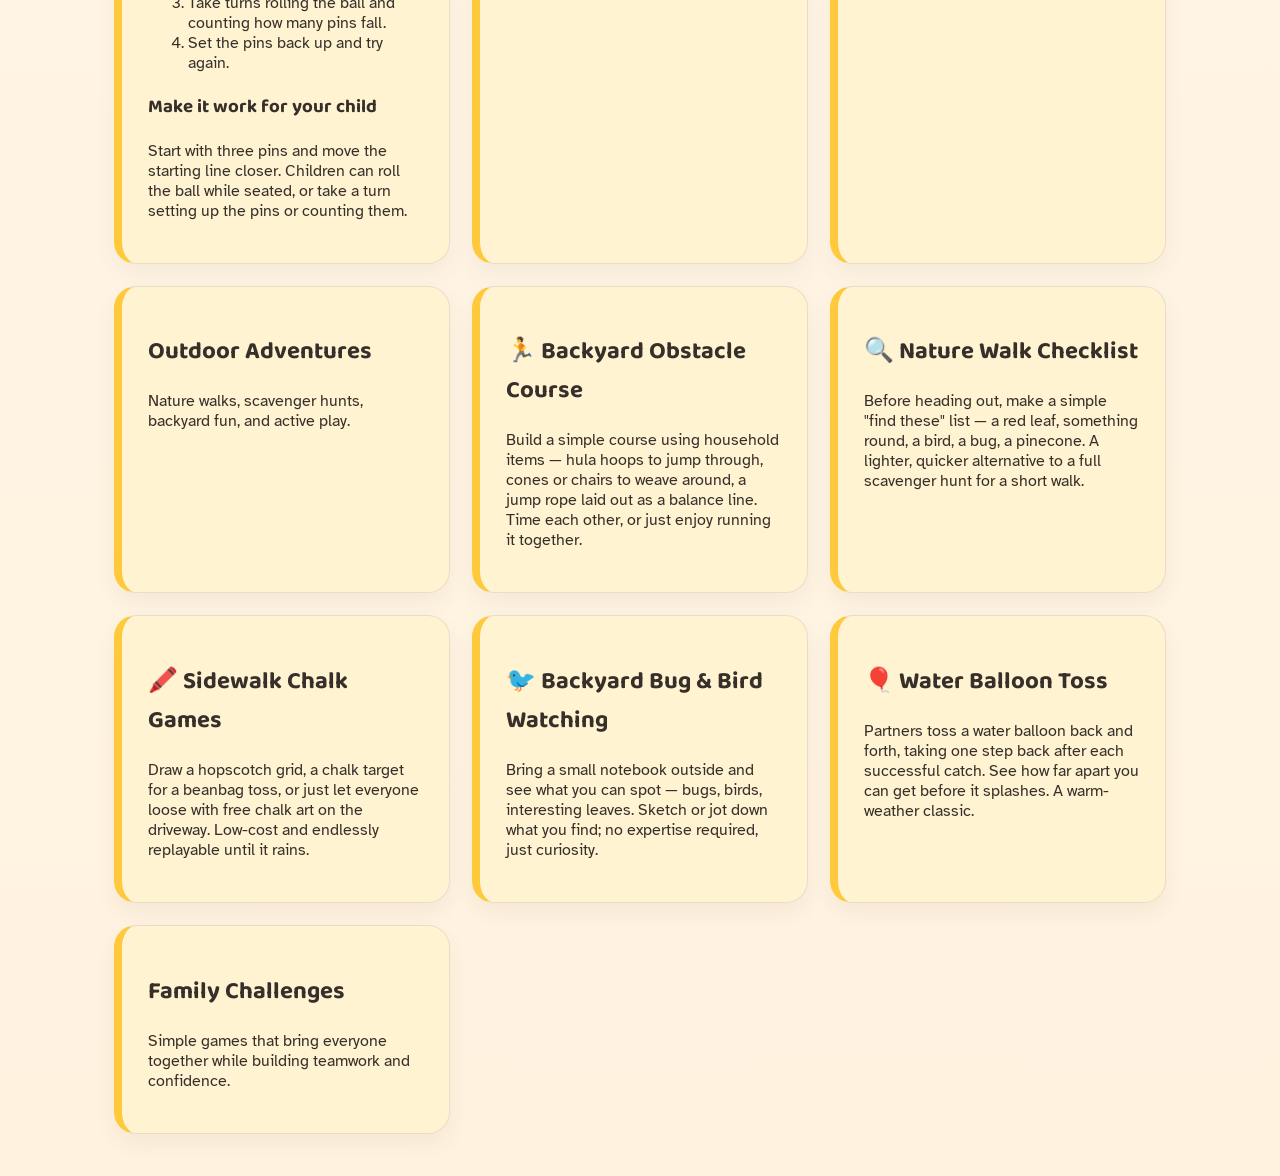
<file: play-room.html>
<!DOCTYPE html>
<html lang="en">
<head>
  <meta charset="UTF-8">
  <meta name="viewport" content="width=device-width, initial-scale=1.0">
  <title>Play Room | Monserrat's Creative Room</title>
  <link rel="stylesheet" href="style.css">
</head>
<body>
<a href="#main-content" class="skip-link">Skip to main content</a>
<main class="room-page play-page" id="main-content">
<a class="back-home" href="index.html">← Back to Monserrat's House</a>
<section class="room-hero">
<p class="eyebrow">Welcome to the</p>
<h1>🧩 Play Room</h1>
<p>
Learning happens through play. Discover games, movement activities,
indoor fun, outdoor adventures, and family challenges that encourage
creativity, curiosity, and laughter.
</p>
</section>
<section class="room-grid">

<article>
<h2>🏃 Scavenger Hunt Adventures</h2>
<p>
Five movement-and-trivia scavenger hunt scripts for two teams. Print or
read aloud — each hunt ends with a phrase for players to piece together.
Hunt titles are kept theme-only so the final phrase stays a surprise!
</p>

<details>
<summary><strong>Movie & Music Hunt #1</strong> — Movie & Music theme</summary>
<p><em>Setup:</em> The Game Master hands each pair a colored bracelet to choose their path: 🎬 Movie Path (red) or 🎵 Music Path (blue). Announce: "Every great story has its heroes — some race to the finish, some sing their way there. Choose your path, and let the adventure begin!" Movie Path clues are hidden with something that has wheels. Music Path clues are hidden with something that has strings.</p>
<h4>Round 1 — Word: SLOW</h4>
<p>🎬 Do your best slow-motion action-hero walk with your partner for 15 seconds. 🎵 Hum the slowest tune you know for 10 seconds, swaying together. <strong>Clue: SLOW</strong></p>
<h4>Round 2 — Word: AND</h4>
<p>🎬 Trivia: which space ranger says "To Infinity ___ Beyond!"? Strike his pose and shout the missing word 3 times. 🎵 Clap along to any catchy pop song for 10 seconds. <strong>Clue: AND</strong></p>
<h4>Round 3 — Word: STEADY</h4>
<p>🎬 Balance on one foot for 20 seconds like a circus tightrope walker. 🎵 Keep a steady clapping beat for 15 seconds without speeding up. <strong>Clue: STEADY</strong></p>
<h4>Round 4 — Word: WINS</h4>
<p>🎬 Trivia: name the animated racing movie where a fast red rookie car learns winning isn't everything. Act out a slow-motion finish line. 🎵 Trivia: name a rock band famous for their "champions" anthem. Strike a victory pose. <strong>Clue: WINS</strong></p>
<h4>Round 5 — Word: THE (Both Paths)</h4>
<p>Everyone freezes in their best movie-hero pose on "3-2-1... freeze!" for 5 seconds. <strong>Clue: THE</strong></p>
<h4>Round 6 — Word: RACE</h4>
<p>Both paths race together to a finish line (three-legged, if you like). Whoever crosses first shouts loud! <strong>Clue: RACE</strong></p>
<p>Collected words: SLOW, AND, STEADY, WINS, THE, RACE. Arrange them into a saying about patience beating speed.</p>
<details>
<summary>Reveal the answer</summary>
<p>"Slow and Steady Wins the Race."</p>
</details>
</details>

<details>
<summary><strong>Superhero & Musical Theater Hunt</strong></summary>
<p><em>Setup:</em> 🦸 Hero Path (gold bracelet) clues hidden with a cape or mask. 🎤 Stage Path (silver bracelet) clues hidden with something shiny or sparkly. Announce: "Some heroes save the day with a shout, others with a song. Choose your path — but remember, what you do matters more than what you say."</p>
<h4>Round 1 — Word: ACTIONS</h4>
<p>🦸 Strike 3 different superhero poses in a row, 3 seconds each. 🎤 Act out a chore using only gestures until your partner guesses it. <strong>Clue: ACTIONS</strong></p>
<h4>Round 2 — Word: SPEAK</h4>
<p>🦸 Trivia: which superhero says "Up, up, and away!"? Say it together, loudly. 🎤 Belt out one line of any musical as dramatically as possible. <strong>Clue: SPEAK</strong></p>
<h4>Round 3 — Word: LOUDER</h4>
<p>🦸 Do your loudest superhero battle cry, 3 times. 🎤 Clap as loudly as possible for 10 seconds, like a standing ovation. <strong>Clue: LOUDER</strong></p>
<h4>Round 4 — Word: THAN (Both Paths)</h4>
<p>Game Master reveals this clue directly to keep the game moving. <strong>Clue: THAN</strong></p>
<h4>Round 5 — Word: WORDS</h4>
<p>🦸 Trivia: name a superhero movie where the hero keeps a secret identity. Whisper the "real name" to your partner. 🎤 Freestyle 3 rhyming lines about your team, on the spot. <strong>Clue: WORDS</strong></p>
<p>Collected words: ACTIONS, SPEAK, LOUDER, THAN, WORDS.</p>
<details>
<summary>Reveal the answer</summary>
<p>"Actions Speak Louder Than Words."</p>
</details>
</details>

<details>
<summary><strong>Adventure & Classic Rock Hunt</strong></summary>
<p><em>Setup:</em> ⛈️ Adventure Path (grey bracelet) clues hidden with something round and grey. 🎸 Classic Rock Path (yellow bracelet) clues hidden with something bright and shiny. Announce: "Every adventure has its storms — but even the darkest sky hides something bright."</p>
<h4>Round 1 — Word: EVERY</h4>
<p>⛈️ Trivia: name a pirate treasure-hunt movie, then do a "walk the plank" impression for 10 seconds. 🎸 Air-guitar an imaginary rock anthem for 10 seconds. <strong>Clue: EVERY</strong></p>
<h4>Round 2 — Word: CLOUD</h4>
<p>⛈️ Lie down and name 3 "shapes" in imaginary clouds. 🎸 Trivia: what weather often appears in rock album art about storms? Howl like thunder. <strong>Clue: CLOUD</strong></p>
<h4>Round 3 — Word: HAS</h4>
<p>⛈️ Balance an object on your head and walk 5 steps. 🎸 Do your best rockstar hair-flip pose. <strong>Clue: HAS</strong></p>
<h4>Round 4 — Word: A (Both Paths)</h4>
<p>Form a circle, spin once, shout "storm's clearing!" together. <strong>Clue: A</strong></p>
<h4>Round 5 — Word: SILVER</h4>
<p>⛈️ Trivia: treasure is often gold, or a shiny metal starting with S — name it. 🎸 Mime accepting a "silver record" award, bow dramatically. <strong>Clue: SILVER</strong></p>
<h4>Round 6 — Word: LINING</h4>
<p>⛈️ Link arms with a partner, spin together 3 times. 🎸 Line up shoulder-to-shoulder for a synchronized jump. <strong>Clue: LINING</strong></p>
<p>Collected words: EVERY, CLOUD, HAS, A, SILVER, LINING.</p>
<details>
<summary>Reveal the answer</summary>
<p>"Every Cloud Has a Silver Lining."</p>
</details>
</details>

<details>
<summary><strong>Animated Movie & Pop Music Hunt</strong></summary>
<p><em>Setup:</em> 🐦 Animated Movie Path (orange bracelet) clues hidden with something feathered. 🎶 Pop Music Path (pink bracelet) clues hidden with something round and squishy. Announce: "Some heroes rise with the sun, others dance through the night. The early ones just might win!"</p>
<h4>Round 1 — Word: THE (Both Paths)</h4>
<p>Everyone does a big "waking up" stretch and yawn for 5 seconds. <strong>Clue: THE</strong></p>
<h4>Round 2 — Word: EARLY</h4>
<p>🐦 Trivia: name an animated movie where a bird/rooster wakes everyone at sunrise. Do a rooster crow, loudly. 🎶 Hum the first notes of any song about mornings/sunshine. <strong>Clue: EARLY</strong></p>
<h4>Round 3 — Word: BIRD</h4>
<p>🐦 Flap your arms and "fly" around your partner 3 times. 🎶 Trivia: what's a hit song that "goes viral"? Do a popular dance move for 10 seconds. <strong>Clue: BIRD</strong></p>
<h4>Round 4 — Word: CATCHES</h4>
<p>🐦 Toss and catch a soft object with your partner 5 times in a row. 🎶 Mime catching a thrown microphone and strike a performance pose. <strong>Clue: CATCHES</strong></p>
<h4>Round 5 — Word: THE</h4>
<p>Trivia: name a movie/show where a small creature outsmarts a bigger one. High-five when you've got it. <strong>Clue: THE</strong></p>
<h4>Round 6 — Word: WORM</h4>
<p>🐦 Wiggle like a worm for 5 seconds. 🎶 Attempt the "worm" dance move for 5 seconds. <strong>Clue: WORM</strong></p>
<p>Collected words: THE, EARLY, BIRD, CATCHES, THE, WORM.</p>
<details>
<summary>Reveal the answer</summary>
<p>"The Early Bird Catches the Worm."</p>
</details>
</details>

<details>
<summary><strong>History & Classical Music Hunt</strong></summary>
<p><em>Setup:</em> 🏛️ History Path (bronze bracelet) clues hidden with something old-looking (a book, a coin, a map). 🎻 Classical Music Path (ivory bracelet) clues hidden with something elegant or musical (sheet music, a bow tie, a violin picture). Announce: "Great things are never built in a moment — they're built step by step. Choose your path, and begin the journey!"</p>
<h4>Round 1 — Word: ROME</h4>
<p>🏛️ Trivia: name a movie set in ancient Rome or featuring gladiators. Strike a gladiator pose and hold it for 10 seconds. 🎻 Hum a few notes of any grand, sweeping orchestral piece you know. <strong>Clue: ROME</strong></p>
<h4>Round 2 — Word: WASN'T</h4>
<p>🏛️ Act out being an ancient statue — freeze perfectly still for 10 seconds, no matter what. 🎻 Conduct an imaginary orchestra for 10 seconds with a "baton" (a stick, a spoon, your finger). <strong>Clue: WASN'T</strong></p>
<h4>Round 3 — Word: BUILT</h4>
<p>🏛️ Stack 5 objects (books, cups, blocks) into a tower without it falling. 🎻 Trivia: name a famous composer known for grand, powerful symphonies. Take a dramatic bow like you just finished a concert. <strong>Clue: BUILT</strong></p>
<h4>Round 4 — Word: IN (Both Paths)</h4>
<p>Everyone links arms in a line and takes 5 slow, dramatic marching steps forward together, like in an epic movie scene. <strong>Clue: IN</strong></p>
<h4>Round 5 — Word: A</h4>
<p>🏛️ Trivia: name any famous explorer or adventurer from a history-adventure movie. Do their signature pose or gesture. 🎻 Sing "la la la" to the rhythm of any famous classical melody you know. <strong>Clue: A</strong></p>
<h4>Round 6 — Word: DAY</h4>
<p>🏛️ Act out a full day in one ancient civilization in under 15 seconds (waking up, working, resting) using only actions, no words. 🎻 Hum a tune that sounds like a sunrise, then one that sounds like a sunset. <strong>Clue: DAY</strong></p>
<p>Collected words: ROME, WASN'T, BUILT, IN, A, DAY. Arrange them into a saying about how great things take time.</p>
<details>
<summary>Reveal the answer</summary>
<p>"Rome Wasn't Built in a Day."</p>
</details>
</details>

</article>

<article>
<h2>🎧 Listening-Only Scavenger Hunts</h2>
<p>
Fully accessible games for blind and low-vision players — every clue is
heard, never seen. Facilitators pick their own favorite songs ahead of
time to fill in the bracketed <code>[ ]</code> blanks with the real,
correct answers, so each hunt can be replayed with new music every time.
</p>

<details>
<summary><strong>Listening Hunt #1</strong></summary>
<p><strong>Round 1 — MUSIC:</strong> Play 5 seconds of an instrumental intro; guess the genre by ear.</p>
<p><strong>Round 2 — SPEAKS:</strong> Play two short sounds back to back; say which came first.</p>
<p><strong>Round 3 — WHERE:</strong> Play the chorus of [Song Title]; count how many times [word] is sung.</p>
<p><strong>Round 4 — WORDS:</strong> One partner hums a tune (no words) for the other to guess.</p>
<p><strong>Round 5 — FAIL:</strong> Play [Song Title] at [minute:second]; repeat back the exact word/phrase heard.</p>
<p>Collected words: MUSIC, SPEAKS, WHERE, WORDS, FAIL.</p>
<details>
<summary>Reveal the answer</summary>
<p>"Music Speaks Where Words Fail."</p>
</details>
</details>

<details>
<summary><strong>Listening Hunt #2</strong></summary>
<p><strong>Round 1 — EVERY:</strong> Play ambient background noise (rain, street, ocean); identify the setting.</p>
<p><strong>Round 2 — SONG:</strong> Play only the first line of [Song Title]; name the song or artist.</p>
<p><strong>Round 3 — TELLS:</strong> Whisper a phrase to a partner; they repeat it back exactly.</p>
<p><strong>Round 4 — A:</strong> Does [Song Title]'s story end happily or sadly? Explain in one sentence.</p>
<p><strong>Round 5 — STORY:</strong> Clap a short pattern; partner claps it back from memory.</p>
<p>Collected words: EVERY, SONG, TELLS, A, STORY.</p>
<details>
<summary>Reveal the answer</summary>
<p>"Every Song Tells a Story."</p>
</details>
</details>

<details>
<summary><strong>Listening Hunt #3</strong></summary>
<p><strong>Round 1 — LISTEN:</strong> Play a heartbeat/slow drumbeat for 10 seconds; clap along in rhythm.</p>
<p><strong>Round 2 — WITH:</strong> Play [Song Title] at [minute:second]; name the most prominent instrument.</p>
<p><strong>Round 3 — YOUR:</strong> Describe a favorite song using only feelings/adjectives — no title or lyrics; partner guesses.</p>
<p><strong>Round 4 — HEART:</strong> Play an emotional movie score moment (no dialogue); guess the type of scene.</p>
<p>Collected words: LISTEN, WITH, YOUR, HEART.</p>
<details>
<summary>Reveal the answer</summary>
<p>"Listen With Your Heart."</p>
</details>
</details>

<details>
<summary><strong>Listening Hunt #4</strong></summary>
<p><strong>Round 1 — THE:</strong> Play 3 short sounds in a row (bell, whistle, clap); list them back in order.</p>
<p><strong>Round 2 — SHOW:</strong> Play an instrumental movie/TV theme; name the show.</p>
<p><strong>Round 3 — MUST:</strong> Tap a 3-beat rhythm; partner taps it back from memory.</p>
<p><strong>Round 4 — GO:</strong> Play [Song Title]'s chorus; count repetitions of [word].</p>
<p><strong>Round 5 — ON:</strong> Hum a "la la la" melody until the group guesses the song.</p>
<p>Collected words: THE, SHOW, MUST, GO, ON.</p>
<details>
<summary>Reveal the answer</summary>
<p>"The Show Must Go On."</p>
</details>
</details>

<details>
<summary><strong>Listening Hunt #5</strong></summary>
<p><strong>Round 1 — MUSIC:</strong> Play a solo instrument clip; name the instrument.</p>
<p><strong>Round 2 — IS:</strong> Play [Song Title] at [minute:second]; is the voice high or low-pitched?</p>
<p><strong>Round 3 — THE:</strong> After 2 seconds of silence, clap the instant you hear a sudden sound.</p>
<p><strong>Round 4 — UNIVERSAL:</strong> Play the same melody twice at different tempos; say which was faster.</p>
<p><strong>Round 5 — LANGUAGE:</strong> Hum a tune from another culture; guess the mood it conveys.</p>
<p>Collected words: MUSIC, IS, THE, UNIVERSAL, LANGUAGE.</p>
<details>
<summary>Reveal the answer</summary>
<p>"Music Is the Universal Language."</p>
</details>
</details>

</article>

<article>
<h2>🤝 Family Challenge Activities</h2>
<p>
Simple, low-prep activities built for teamwork, trust, and connection —
no scoring, no winners, just everyone doing something together.
</p>

<details>
<summary><strong>The Compliment Circle</strong></summary>
<p><strong>What you need:</strong> Nothing but each other.</p>
<p>Sit in a circle. Going one direction, each person says one genuine compliment to the person on their left — something they appreciate, admire, or noticed recently. Keep going around a few times so everyone gives and receives more than once.</p>
<p><strong>Why it works:</strong> A simple way to build warmth and make sure everyone feels seen, especially good as a wind-down activity before bed or after a busy day.</p>
</details>

<details>
<summary><strong>Blindfolded Trust Walk</strong></summary>
<p><strong>What you need:</strong> A blindfold (or closed eyes), a few soft obstacles (pillows, chairs, cushions).</p>
<p>Set up a simple, safe obstacle course. One family member is blindfolded; a partner guides them through using only verbal directions — no touching or steering. Switch roles so everyone gets a turn being guided and being the guide.</p>
<p><strong>Why it works:</strong> Builds trust and communication skills, and shows how it feels to rely on someone else's words completely.</p>
</details>

<details>
<summary><strong>The Human Knot</strong></summary>
<p><strong>What you need:</strong> At least 4 people, standing in a circle.</p>
<p>Everyone reaches across the circle and grabs two different people's hands (not the people directly next to them). Without letting go, the group works together to untangle itself back into a single circle.</p>
<p><strong>Why it works:</strong> A classic teamwork puzzle — there's no way to solve it without communicating and problem-solving as a group.</p>
</details>

<details>
<summary><strong>Family Time Capsule Challenge</strong></summary>
<p><strong>What you need:</strong> Paper, pens, a jar or small box.</p>
<p>Everyone writes or draws one hope, prediction, or memory from this year on a slip of paper. Fold them up, seal them in the jar or box together, and pick a future date (a birthday, New Year's, next summer) to open it as a family.</p>
<p><strong>Why it works:</strong> Creates a shared moment now and something to look forward to later — a nice bridge between today's family time and a future one.</p>
</details>

<details>
<summary><strong>The Silent Line-Up</strong></summary>
<p><strong>What you need:</strong> Nothing but each other.</p>
<p>Without speaking at all, the family must line up in order — by height, by birthday month, or by shoe size — using only gestures and pointing. No talking, no whispering, no writing.</p>
<p><strong>Why it works:</strong> Great for mixed ages, including younger kids who can't read or write yet, since it relies entirely on non-verbal teamwork.</p>
</details>

<details>
<summary><strong>Build a Story Challenge</strong></summary>
<p><strong>What you need:</strong> Nothing but imagination.</p>
<p>One person starts a story with a single sentence. Going around the group, each person adds exactly one more sentence, building the story together for at least 3 full rounds. Let it get as silly or unexpected as it wants to.</p>
<p><strong>Why it works:</strong> No prep, no materials, endlessly replayable, and always ends somewhere nobody expected.</p>
</details>

</article>

<article>
<h2>Indoor Games</h2>
<p>Screen-free games for rainy days and quiet afternoons.</p>
</article>

<article>
<h2>🎈 Balloon Volleyball</h2>
<p>
Tie a string between two chairs (or just agree on an imaginary line) and
keep a balloon off the floor, volleyball-style. Screen-free, low-mess,
and works in almost any indoor space.
</p>
</article>

<article>
<h2>🕺 Freeze Dance</h2>
<p>
Play music and dance until it stops — then freeze in place until the
music starts again. Simple, high-energy, and works for a wide range of
ages, from toddlers to older kids being silly.
</p>
</article>

<article>
  <h2>🎳 Indoor Bowling</h2>
  <p>How many pins can you knock down? Set up a bowling lane at home and take turns rolling.</p>

  <h3>What you’ll need</h3>
  <p>Six plastic cups or empty plastic bottles, a soft ball, and a strip of tape for the starting line.</p>

  <h3>How to play</h3>
  <ol>
    <li>Set the cups upright in a triangle on the floor.</li>
    <li>Mark a starting line a few steps away.</li>
    <li>Take turns rolling the ball and counting how many pins fall.</li>
    <li>Set the pins back up and try again.</li>
  </ol>

  <h3>Make it work for your child</h3>
  <p>Start with three pins and move the starting line closer. Children can roll the ball while seated, or take a turn setting up the pins or counting them.</p>
</article>

<article>
<h2>🗣️ Simon Says</h2>
<p>
The classic listening game — only follow instructions that start with
"Simon says." A fun, low-prep way to practice listening and following
directions.
</p>
</article>

<article>
<h2>🏰 Pillow Fort Reading Nook</h2>
<p>
Build a blanket-and-pillow fort together, then use it as a cozy reading
spot for that day's story time. The building is half the fun; the
reading nook is the reward.
</p>
</article>

<article>
<h2>Outdoor Adventures</h2>
<p>Nature walks, scavenger hunts, backyard fun, and active play.</p>
</article>

<article>
<h2>🏃 Backyard Obstacle Course</h2>
<p>
Build a simple course using household items — hula hoops to jump
through, cones or chairs to weave around, a jump rope laid out as a
balance line. Time each other, or just enjoy running it together.
</p>
</article>

<article>
<h2>🔍 Nature Walk Checklist</h2>
<p>
Before heading out, make a simple "find these" list — a red leaf,
something round, a bird, a bug, a pinecone. A lighter, quicker
alternative to a full scavenger hunt for a short walk.
</p>
</article>

<article>
<h2>🖍️ Sidewalk Chalk Games</h2>
<p>
Draw a hopscotch grid, a chalk target for a beanbag toss, or just let
everyone loose with free chalk art on the driveway. Low-cost and endlessly
replayable until it rains.
</p>
</article>

<article>
<h2>🐦 Backyard Bug & Bird Watching</h2>
<p>
Bring a small notebook outside and see what you can spot — bugs,
birds, interesting leaves. Sketch or jot down what you find; no
expertise required, just curiosity.
</p>
</article>

<article>
<h2>🎈 Water Balloon Toss</h2>
<p>
Partners toss a water balloon back and forth, taking one step back
after each successful catch. See how far apart you can get before it
splashes. A warm-weather classic.
</p>
</article>

<article>
<h2>Family Challenges</h2>
<p>Simple games that bring everyone together while building teamwork and confidence.</p>
</article>



</section>
</main>
</body>
</html>
</file>
<file: style.css>
@import url('https://fonts.googleapis.com/css2?family=Atkinson+Hyperlegible&family=Baloo+2:wght@500;700;800&display=swap');

* { box-sizing: border-box; }

:root {
  --cream: #fff8ed;
  --paper: #fffdf7;
  --ink: #372f2a;
  --sage: #1f7a2e;
  --coral: #c93a1f;
  --border: #eadcc8;
  --shadow: 0 18px 45px rgba(90, 70, 45, .14);
}

html { scroll-behavior: smooth; }

h1, h2, h3 {
  font-family: "Baloo 2", Georgia, sans-serif;
}

body {
  margin: 0;
  color: var(--ink);
  font-family: "Atkinson Hyperlegible", Georgia, "Times New Roman", serif;
  background:
    radial-gradient(circle at 8% 4%, rgba(246, 222, 160, .42), transparent 30%),
    radial-gradient(circle at 92% 7%, rgba(207, 226, 239, .55), transparent 32%),
    linear-gradient(180deg, #fff8ed, #fff2df);
}

.topbar {
  display: grid;
  grid-template-columns: auto minmax(260px, 520px) auto;
  gap: 28px;
  align-items: center;
  padding: 24px 34px 16px;
}

.brand {
  display: flex;
  align-items: center;
  gap: 12px;
  text-decoration: none;
  color: inherit;
}

.brand-house { font-size: 2.7rem; }
.brand-butterfly { font-size: 1.9rem; }

.brand-name {
  display: block;
  font-family: Arial, sans-serif;
  font-size: 2.75rem;
  font-weight: 900;
  line-height: .9;
  letter-spacing: -.05em;
}

.brand-name span:nth-child(1),
.brand-name span:nth-child(6),
.brand-name span:nth-child(9) { color: #d69a22; }

.brand-name span:nth-child(2),
.brand-name span:nth-child(7) { color: #2f6283; }

.brand-name span:nth-child(3),
.brand-name span:nth-child(8) { color: #5f7446; }

.brand-name span:nth-child(4),
.brand-name span:nth-child(10) { color: #b95568; }

.brand-name span:nth-child(5) { color: #2d2b32; }

.brand-subtitle {
  display: block;
  margin-top: 6px;
  font-family: Arial, sans-serif;
  text-transform: uppercase;
  letter-spacing: .24rem;
  font-weight: 800;
  color: #6b3f34;
}

.search-box {
  display: flex;
  align-items: center;
  gap: 10px;
  background: var(--paper);
  border: 1px solid var(--border);
  border-radius: 18px;
  padding: 13px 16px;
  box-shadow: 0 8px 20px rgba(90, 70, 45, .06);
}

.search-box input {
  width: 100%;
  border: 0;
  background: transparent;
  font-size: 1rem;
  outline: none;
}

.top-actions {
  display: flex;
  gap: 12px;
}

.top-actions button {
  border: 1px solid var(--border);
  background: var(--paper);
  border-radius: 16px;
  padding: 12px 16px;
  cursor: pointer;
  font-weight: 800;
}

.adapt-button {
  background: var(--sage) !important;
  color: white;
  border-color: var(--sage) !important;
}

.room-nav {
  display: grid;
  grid-template-columns: repeat(7, 1fr);
  gap: 6px;
  padding: 0 28px 12px;
}

.tab {
  color: #2f2a26;
  text-align: center;
  text-decoration: none;
  padding: 16px 10px;
  border-radius: 16px;
  font-family: Arial, sans-serif;
  border: 1px solid rgba(0,0,0,.08);
  box-shadow: 0 6px 14px rgba(90,70,45,.07);
  transition: transform .2s ease, box-shadow .2s ease;
}

.tab:hover {
  transform: translateY(-2px);
  box-shadow: 0 10px 18px rgba(90,70,45,.12);
}

.tab strong { display: block; font-size: .9rem; }
.tab span { display: block; font-size: .76rem; margin-top: 4px; }

.welcome { background: #f9c94d; }
.creative { background: #f28a63; }
.learning { background: #7bc4e8; }
.play { background: #ffc93c; }
.parent { background: #a3cf6b; }
.family { background: #f0a05a; }
.kindness { background: #c294e0; }

.hero {
  display: grid;
  grid-template-columns: 38% 62%;
  min-height: 700px;
  align-items: center;
  padding: 44px 60px 24px;
}

.hero-copy {
  max-width: 580px;
  z-index: 2;
}

.eyebrow {
  margin: 0 0 10px;
  color: var(--sage);
  font-size: 2.1rem;
  font-weight: 800;
}

h1 {
  margin: 0;
  font-size: clamp(3.5rem, 6vw, 6.4rem);
  line-height: .95;
}

h1 span {
  display: block;
}

h1 span:first-child {
  font-family: Arial, sans-serif;
  font-weight: 900;
  color: #b95568;
}

h1 span:last-child {
  color: #4f6d4a;
}

.divider {
  margin: 22px 0;
  font-size: 1.4rem;
  color: #6d8c54;
}

.motto {
  font-size: 1.55rem;
  color: var(--sage);
  font-weight: 800;
}

.intro {
  font-size: 1.15rem;
  line-height: 1.65;
}

.door-button {
  display: inline-block;
  margin-top: 22px;
  background: var(--coral);
  color: white;
  padding: 16px 32px;
  border-radius: 999px;
  text-decoration: none;
  font-family: Arial, sans-serif;
  font-weight: 800;
  box-shadow: 0 8px 22px rgba(150,80,65,.22);
  transition: transform .2s ease, filter .2s ease;
}

.door-button:hover {
  transform: translateY(-2px);
  filter: brightness(1.04);
}

.door-button.small {
  padding: 13px 24px;
  font-size: .95rem;
}

.hero-art img {
  width: min(160%, 1250px);
  max-width: none;
  height: auto;
  display: block;
  transform: translateX(-50px);
  filter: drop-shadow(0 24px 40px rgba(90,70,45,.15));
}
.butterfly {
  position: absolute;
  font-size: 2rem;
  animation: float 8s ease-in-out infinite;
  z-index: 5;
}

.butterfly-one { left: 18%; top: 76px; }
.butterfly-two { right: 16%; top: 125px; animation-delay: 2s; }

@keyframes float {
  0%, 100% { transform: translateY(0); }
  50% { transform: translateY(-16px); }
}

.features {
  display: grid;
  grid-template-columns: repeat(5, 1fr);
  margin: 20px 56px;
  background: rgba(255,253,247,.92);
  border: 1px solid var(--border);
  border-radius: 22px;
  overflow: hidden;
  box-shadow: 0 10px 25px rgba(90,70,45,.08);
}

.features article {
  text-align: center;
  padding: 26px 22px;
  border-right: 1px solid var(--border);
}

.features article:last-child { border-right: 0; }

.features strong {
  display: block;
  margin: 8px 0;
}

.features span {
  display: block;
  font-size: .92rem;
}

.preview-room {
  max-width: 980px;
  margin: 38px auto;
  text-align: center;
  background: #fff0ec;
  border: 1px solid #efcfc7;
  border-radius: 24px;
  padding: 38px;
  box-shadow: 0 10px 24px rgba(90,70,45,.07);
}

.preview-room h2 {
  color: #b95568;
}

.footer {
  max-width: 900px;
  margin: 30px auto 40px;
  background: #eef2d9;
  color: var(--sage);
  text-align: center;
  border-radius: 18px;
  padding: 18px;
  font-weight: 800;
}

.room-page {
  max-width: 1100px;
  margin: 0 auto;
  padding: 42px 24px;
}

.back-home {
  display: inline-block;
  margin-bottom: 24px;
  color: var(--sage);
  font-weight: 800;
  text-decoration: none;
}

.room-hero {
  background: var(--paper);
  border: 1px solid var(--border);
  border-radius: 26px;
  padding: 42px;
  box-shadow: 0 12px 28px rgba(90,70,45,.08);
}

.room-hero h1 {
  font-size: clamp(2.7rem, 5vw, 4.8rem);
}

.room-grid {
  display: grid;
  grid-template-columns: repeat(3, 1fr);
  gap: 22px;
  margin-top: 28px;
}

.room-grid article {
  background: var(--paper);
  border: 1px solid var(--border);
  border-radius: 22px;
  padding: 26px;
  box-shadow: 0 10px 22px rgba(90,70,45,.06);
}

.adapt-panel {
  position: fixed;
  inset: 0;
  background: rgba(55,47,42,.28);
  display: none;
  justify-content: flex-end;
  z-index: 20;
}

.adapt-panel.open {
  display: flex;
}

.adapt-card {
  width: min(380px, 92vw);
  background: var(--paper);
  padding: 28px;
  border-left: 1px solid var(--border);
  box-shadow: -10px 0 30px rgba(0,0,0,.18);
}

.close-adapt {
  float: right;
  font-size: 2rem;
  border: 0;
  background: transparent;
  cursor: pointer;
}

.adapt-card button:not(.close-adapt) {
  width: 100%;
  margin: 8px 0;
  padding: 14px;
  border: 1px solid var(--border);
  border-radius: 12px;
  background: white;
  cursor: pointer;
  font-weight: 800;
}

.sr-only {
  position: absolute;
  left: -9999px;
}

a:focus,
button:focus,
input:focus {
  outline: 4px solid #315f42;
  outline-offset: 4px;
}

body.large-text { font-size: 120%; }
body.simple-font { font-family: Arial, sans-serif; }

body.high-contrast {
  background: #fff;
  color: #111;
}

body.high-contrast .tab,
body.high-contrast .features,
body.high-contrast .preview-room,
body.high-contrast .footer,
body.high-contrast .search-box,
body.high-contrast button,
body.high-contrast .room-hero,
body.high-contrast .room-grid article {
  border: 2px solid #111;
}

body.reduce-motion *,
body.reduce-motion .butterfly {
  animation: none !important;
}

@media (prefers-reduced-motion: reduce) {
  html { scroll-behavior: auto; }
  .butterfly { animation: none !important; }
}

@media (max-width: 1050px) {
  .topbar {
    grid-template-columns: 1fr;
  }

  .room-nav {
    grid-template-columns: repeat(2, 1fr);
  }

  .hero {
    grid-template-columns: 1fr;
    padding: 28px 24px;
  }

  .hero-art {
    min-height: 420px;
  }

  .features,
  .room-grid {
    grid-template-columns: 1fr;
  }

  .features {
    margin: 20px 24px;
  }

  .features article {
    border-right: 0;
    border-bottom: 1px solid var(--border);
  }
}
/* ==================================================
   PRINTABLE LIBRARY
================================================== */
.printable-resource {
  max-width: 700px;
  margin: 32px auto;
  padding: 24px;
  text-align: center;
  background: #fff7e8;
  border: 1px solid #ecd8bd;
  border-radius: 20px;
}

.printable-resource h2 {
  margin-top: 0;
  color: #406d4d;
}

.download-btn {
  display: inline-block;
  margin-top: 10px;
  padding: 13px 22px;
  border-radius: 999px;
  background: #c6536d;
  color: #ffffff;
  font-weight: 700;
  text-decoration: none;
  box-shadow: 0 5px 12px rgba(91, 61, 45, 0.16);
  transition:
    transform 0.2s ease,
    box-shadow 0.2s ease;
}

.download-btn:hover {
  transform: translateY(-2px);
  box-shadow: 0 7px 16px rgba(91, 61, 45, 0.22);
}

.download-btn:focus-visible {
  outline: 3px solid #406d4d;
  outline-offset: 4px;
}

@media (prefers-reduced-motion: reduce) {
  .download-btn {
    transition: none;
  }

  .download-btn:hover {
    transform: none;
  }
}

/* ==========================================
   Printable Preview Image
========================================== */

.printable-preview {
  display: block;
  width: 100%;
  max-width: 440px;
  height: 220px;
  object-fit: cover;
  margin: 18px auto;
  border-radius: 16px;
  border: 1px solid #ecd8bd;
}

/* ==========================================
   Room Grid Card Hover (adds to existing .room-grid article)
========================================== */
.room-grid article {
  transition: transform 0.2s ease, box-shadow 0.2s ease;
}
.room-grid article:hover {
  transform: translateY(-3px);
  box-shadow: 0 14px 28px rgba(90, 70, 45, .12);
}
@media (prefers-reduced-motion: reduce) {
  .room-grid article {
    transition: none;
  }
  .room-grid article:hover {
    transform: none;
  }
}

/* ==========================================
   Printable Badge
========================================== */
.badge {
  display: inline-block;
  font-family: Arial, sans-serif;
  font-size: 0.62rem;
  font-weight: 700;
  letter-spacing: 0.02em;
  background: var(--coral);
  color: white;
  border: none;
  border-radius: 999px;
  padding: 3px 10px;
  margin-left: 8px;
  vertical-align: middle;
}

/* ==========================================
   External Link List (More Inspiration card)
========================================== */
.link-list {
  list-style: none;
  padding: 0;
  margin: 14px 0 0;
}
.link-list li {
  margin-bottom: 8px;
}
.link-list a {
  color: var(--sage);
  font-weight: 700;
  text-decoration: none;
  border-bottom: 1px solid rgba(56, 107, 55, .3);
}
.link-list a:hover {
  border-bottom-color: var(--sage);
}

/* ==========================================
   Seasonal Activities Toggle
========================================== */
.season-label {
  font-weight: 700;
  color: var(--sage);
  margin-top: 10px;
}

.season-toggle-btn {
  border: none;
  cursor: pointer;
  font-family: Arial, sans-serif;
  font-size: 0.85rem;
}

/* ==========================================
   Category Sections (Kindness Corner style)
========================================== */
.category-section {
  margin-top: 40px;
}

.category-title {
  color: var(--sage);
  font-size: 1.8rem;
  margin-bottom: 6px;
}

.category-desc {
  margin-top: 0;
  margin-bottom: 6px;
  max-width: 700px;
}

/* ==========================================
   Room Accent Colors (per-room identity)
========================================== */
.creative-page  { --room-accent: #f28a63; }
.learning-page  { --room-accent: #7bc4e8; }
.play-page      { --room-accent: #ffc93c; }
.parent-page    { --room-accent: #a3cf6b; }
.family-page    { --room-accent: #f0a05a; }
.kindness-page  { --room-accent: #c294e0; }

.room-hero {
  position: relative;
  overflow: hidden;
  border-top: 8px solid var(--room-accent, var(--border));
}

.room-hero > * {
  position: relative;
  z-index: 1;
}

.room-hero::before {
  content: "";
  position: absolute;
  top: -70px;
  right: -70px;
  width: 260px;
  height: 260px;
  border-radius: 50%;
  background: var(--room-accent, transparent);
  opacity: 0.55;
  filter: blur(4px);
  z-index: 0;
}

.room-hero::after {
  content: "";
  position: absolute;
  bottom: -80px;
  left: -60px;
  width: 220px;
  height: 220px;
  border-radius: 50%;
  background: var(--coral);
  opacity: 0.22;
  filter: blur(6px);
  z-index: 0;
}

.room-grid article {
  border-left: 8px solid var(--room-accent, var(--border));
  background: color-mix(in srgb, var(--room-accent, var(--border)) 20%, var(--paper));
}

.room-grid article:hover {
  background: color-mix(in srgb, var(--room-accent, var(--border)) 30%, var(--paper));
}

/* ==========================================
   Card Entrance Animation
========================================== */
@keyframes cardRise {
  from { opacity: 0; transform: translateY(14px); }
  to   { opacity: 1; transform: translateY(0); }
}

.room-grid article {
  animation: cardRise 0.5s ease both;
}

.room-grid article:nth-child(1) { animation-delay: 0.02s; }
.room-grid article:nth-child(2) { animation-delay: 0.06s; }
.room-grid article:nth-child(3) { animation-delay: 0.10s; }
.room-grid article:nth-child(4) { animation-delay: 0.14s; }
.room-grid article:nth-child(5) { animation-delay: 0.18s; }
.room-grid article:nth-child(6) { animation-delay: 0.22s; }
.room-grid article:nth-child(7) { animation-delay: 0.26s; }
.room-grid article:nth-child(8) { animation-delay: 0.30s; }
.room-grid article:nth-child(9) { animation-delay: 0.34s; }
.room-grid article:nth-child(n+10) { animation-delay: 0.36s; }

body.reduce-motion .room-grid article,
body.reduce-motion .room-hero::before {
  animation: none !important;
  opacity: 1 !important;
}

@media (prefers-reduced-motion: reduce) {
  .room-grid article {
    animation: none !important;
    opacity: 1 !important;
  }
}

/* ==========================================
   Search Results Dropdown
========================================== */
.search-results {
  display: none;
  position: absolute;
  top: calc(100% + 8px);
  left: 0;
  right: 0;
  background: var(--paper);
  border: 1px solid var(--border);
  border-radius: 16px;
  box-shadow: 0 14px 32px rgba(90, 70, 45, .18);
  max-height: 420px;
  overflow-y: auto;
  z-index: 30;
}

.search-results.open {
  display: block;
}

.search-result {
  display: flex;
  align-items: flex-start;
  justify-content: space-between;
  gap: 10px;
  padding: 12px 18px;
  border-bottom: 1px solid var(--border);
}

.search-result:last-child {
  border-bottom: none;
}

.search-result:hover,
.search-result:focus-within {
  background: #fff3e9;
}

.search-result-link {
  display: flex;
  flex-direction: column;
  gap: 2px;
  text-decoration: none;
  color: var(--ink);
  flex: 1;
  min-width: 0;
}

.search-favorite-btn {
  background: none;
  border: none;
  cursor: pointer;
  font-size: 1.3rem;
  line-height: 1;
  color: var(--coral);
  padding: 2px 4px;
  flex-shrink: 0;
}

.search-favorite-btn:hover {
  transform: scale(1.15);
}

.search-result-title {
  font-weight: 800;
}

.search-result-room {
  font-family: Arial, sans-serif;
  font-size: 0.75rem;
  color: var(--sage);
  font-weight: 700;
  text-transform: uppercase;
  letter-spacing: 0.03em;
}

.search-result-desc {
  font-size: 0.9rem;
  color: #6b6259;
}

.search-empty {
  padding: 16px 18px;
  color: #6b6259;
  font-style: italic;
}

/* ==========================================
   Favorites Panel
========================================== */
.favorite-item {
  display: flex;
  flex-direction: column;
  gap: 2px;
  padding: 12px 0;
  border-bottom: 1px solid var(--border);
  text-decoration: none;
  color: var(--ink);
}

.favorite-item:last-child {
  border-bottom: none;
}

.favorite-item-title {
  font-weight: 800;
}

.favorite-item-room {
  font-family: Arial, sans-serif;
  font-size: 0.75rem;
  color: var(--sage);
  font-weight: 700;
  text-transform: uppercase;
  letter-spacing: 0.03em;
}

.favorites-empty {
  color: #6b6259;
  font-style: italic;
}

/* ==========================================
   Skip to Main Content Link
========================================== */
.skip-link {
  position: absolute;
  top: -60px;
  left: 12px;
  background: var(--sage);
  color: white;
  padding: 12px 20px;
  border-radius: 8px;
  font-weight: 800;
  text-decoration: none;
  z-index: 100;
  transition: top 0.2s ease;
}

.skip-link:focus {
  top: 12px;
}

@media (prefers-reduced-motion: reduce) {
  .skip-link {
    transition: none;
  }
}

/* Homepage responsive and accessibility corrections — 2026-11 */
/* Keep the artwork within the viewport without hiding other page content. */
.hero { grid-template-columns: minmax(0, 38fr) minmax(0, 62fr); }
.hero-copy, .hero-art { min-width: 0; }
.hero-art { position: relative; }
.hero-art img {
  width: 100%;
  max-width: 100%;
  height: auto;
  transform: none;
}
.search-box { position: relative; min-width: 0; }
.search-box input { min-width: 0; }
.brand { min-width: 0; }
.brand-text { min-width: 0; }
.room-nav { grid-template-columns: repeat(7, minmax(0, 1fr)); }
.tab { min-width: 0; overflow-wrap: anywhere; }
.preview-room, .footer { width: calc(100% - 48px); }
.adapt-card { max-height: 100dvh; overflow-y: auto; }
[data-setting][aria-pressed="true"] { background: #e5f1df !important; border-color: #315f42 !important; }
body.reduce-motion *, body.reduce-motion *::before, body.reduce-motion *::after {
  animation: none !important;
  transition: none !important;
  scroll-behavior: auto !important;
}
body.reduce-motion { scroll-behavior: auto; }
@media (prefers-reduced-motion: reduce) {
  *, *::before, *::after { animation: none !important; transition: none !important; scroll-behavior: auto !important; }
}
@media (max-width: 1050px) {
  .topbar { grid-template-columns: minmax(0, 1fr); gap: 14px; padding: 20px 24px; }
  .room-nav { grid-template-columns: repeat(2, minmax(0, 1fr)); padding: 0 24px 12px; }
  .hero { grid-template-columns: minmax(0, 1fr); min-height: 0; }
  .hero-art { min-height: 0; }
  .hero-art img { width: 100%; }
}
@media (max-width: 520px) {
  .topbar { padding: 16px; }
  .brand-name { font-size: clamp(1.65rem, 8vw, 2.5rem); }
  .brand-house { font-size: 2rem; }
  .brand-butterfly { font-size: 1.4rem; }
  .brand-subtitle { letter-spacing: .12rem; font-size: .8rem; }
  .top-actions { flex-wrap: wrap; }
  .room-nav { padding: 0 12px 12px; gap: 6px; }
  .tab { padding: 12px 6px; }
  .tab strong { font-size: .82rem; }
  .tab span { font-size: .7rem; }
  .hero { padding: 24px 16px; }
  .hero h1 { font-size: clamp(2.4rem, 10vw, 3.5rem); overflow-wrap: anywhere; }
  .eyebrow { font-size: 1.5rem; }
  .motto { font-size: 1.25rem; }
  .features { margin: 16px; }
  .preview-room, .footer { width: calc(100% - 32px); margin-left: auto; margin-right: auto; }
  .preview-room { padding: 24px 16px; }
  .room-hero { padding: 24px 18px; }
}
</file>
